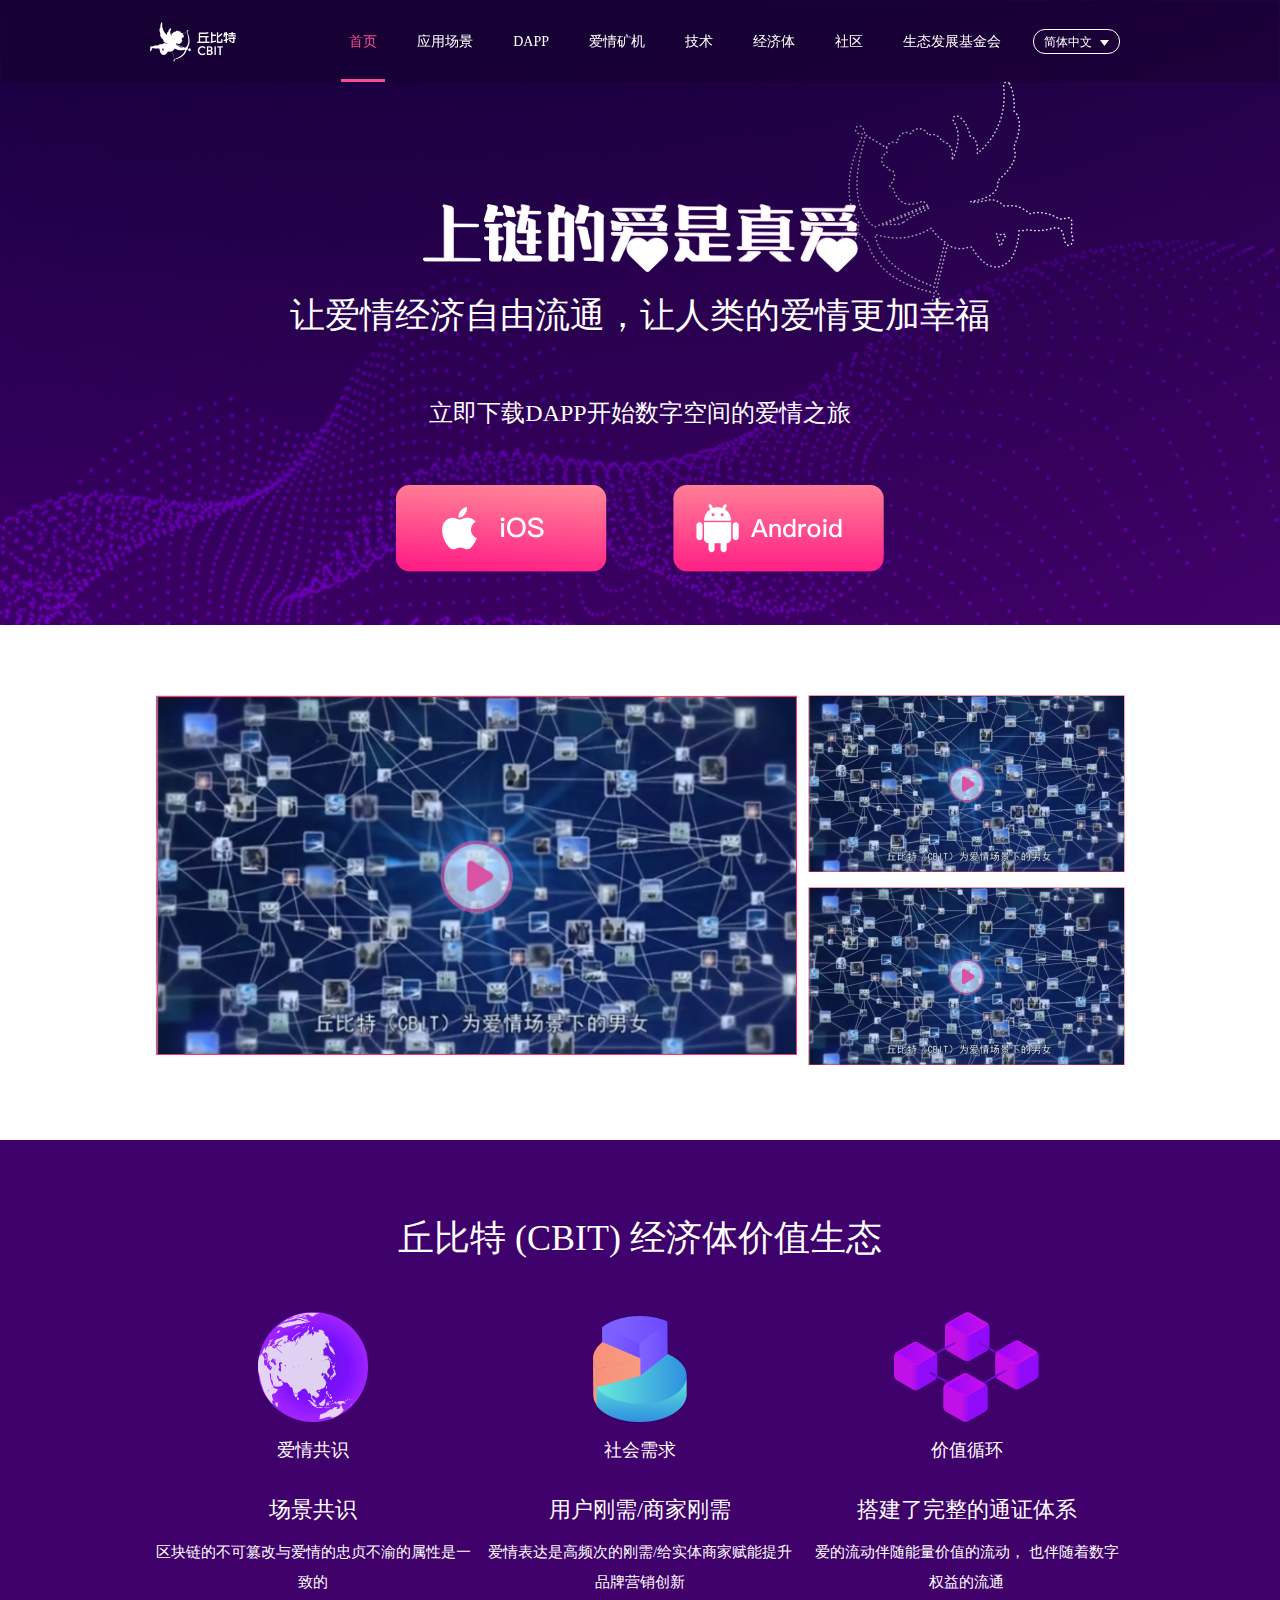
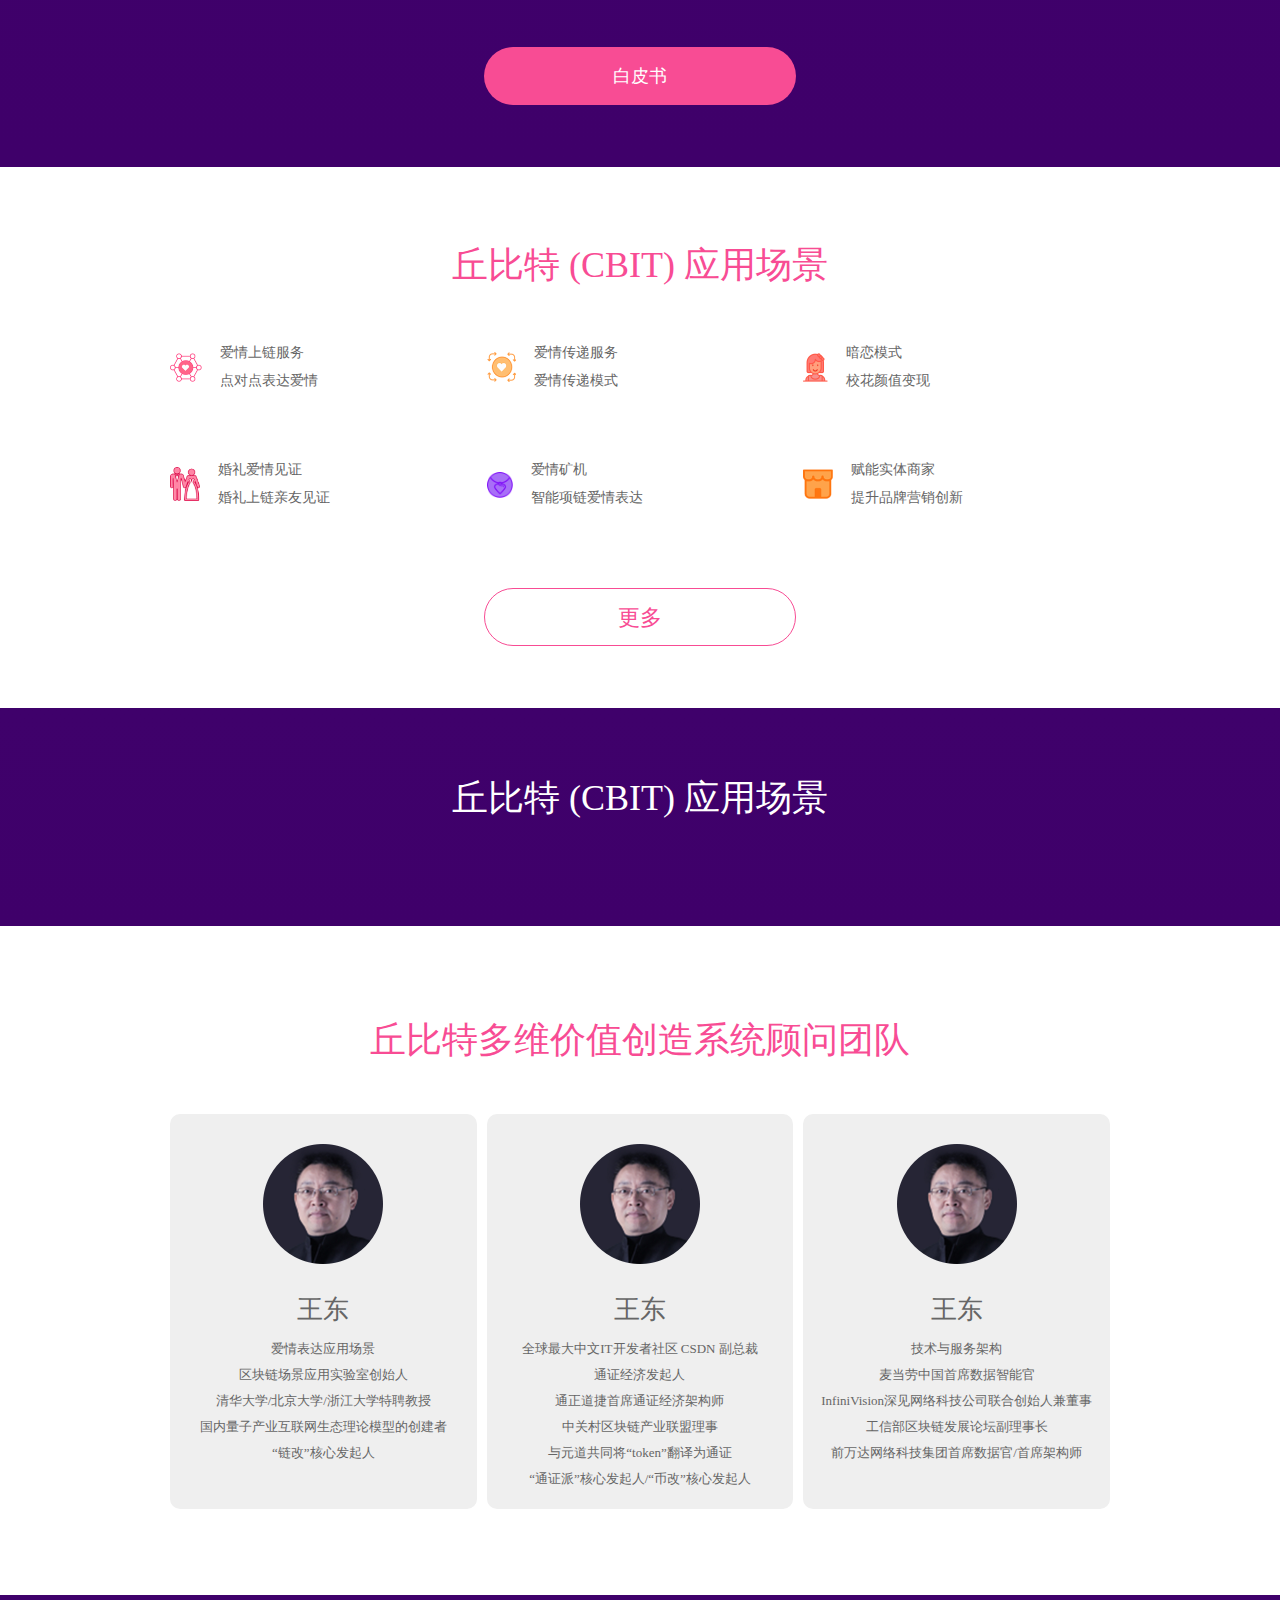
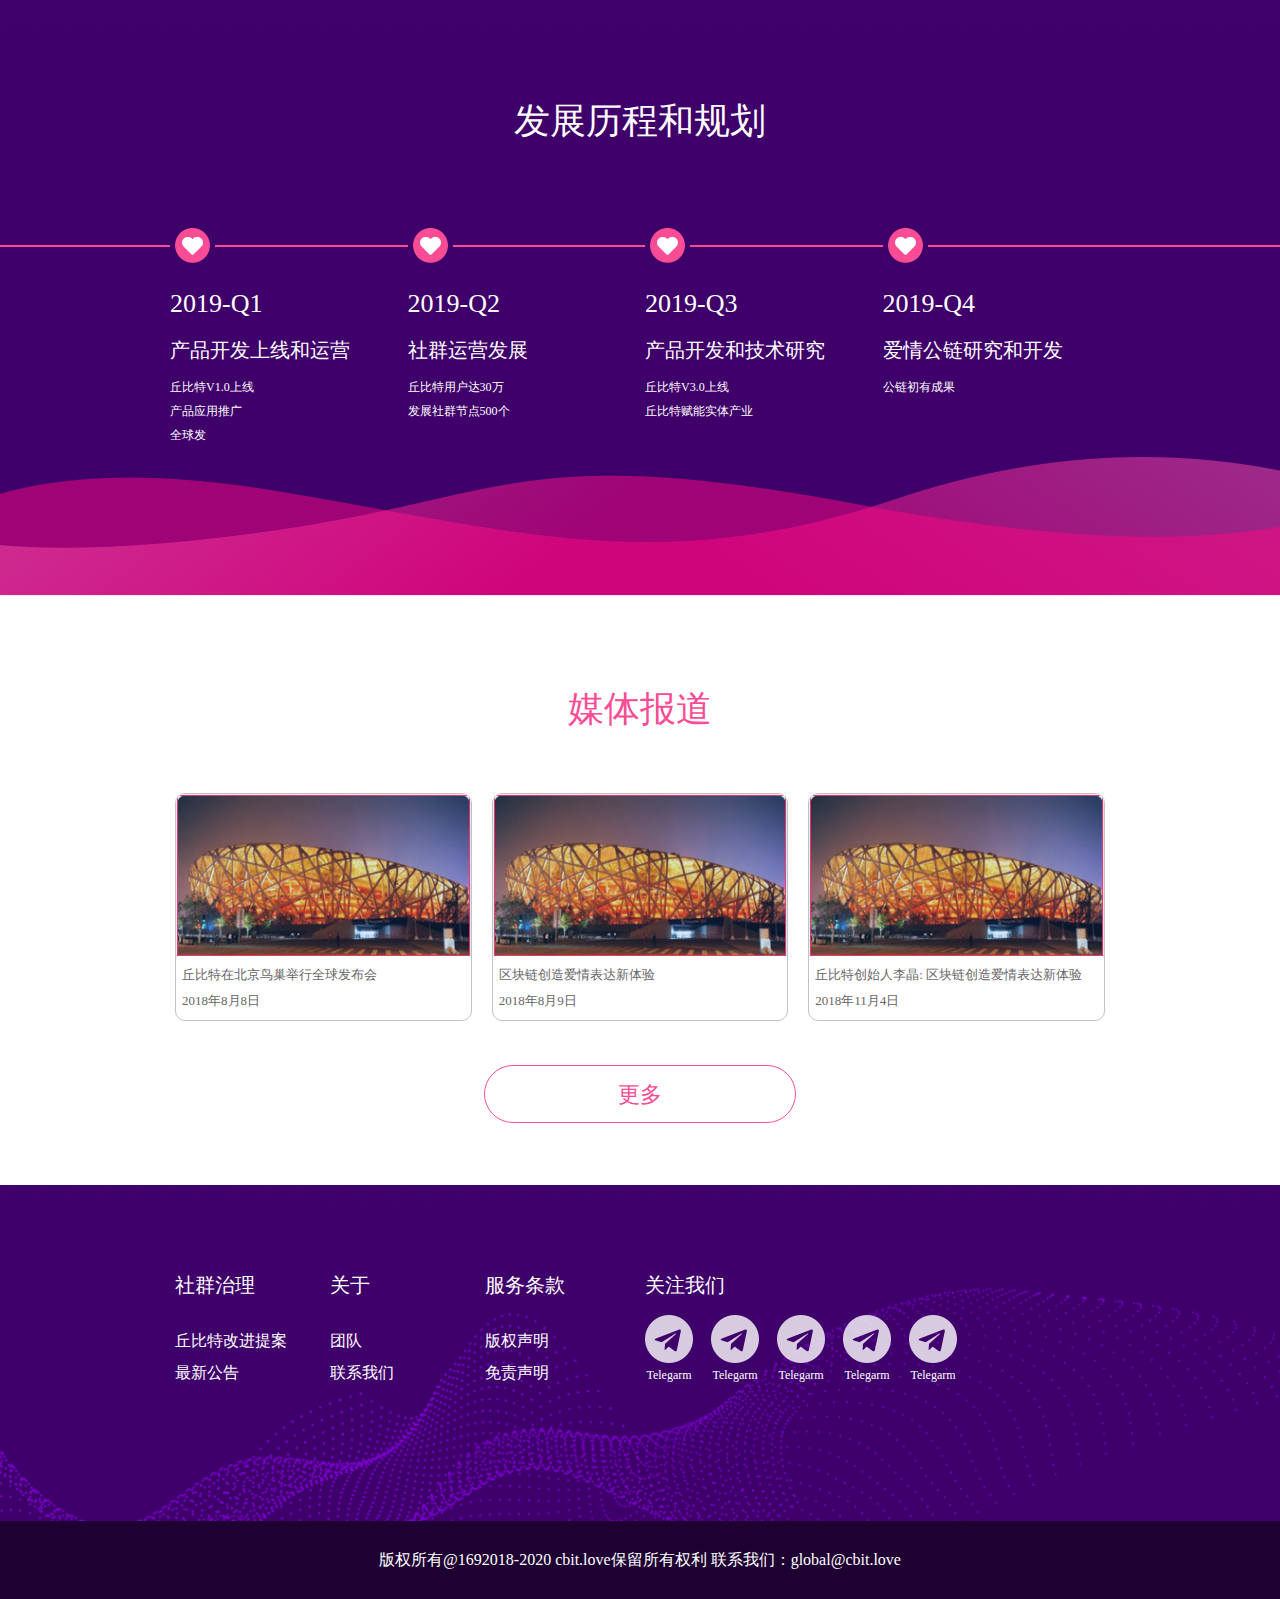
<file: src/main/resources/website-frontend/index.html>
<!DOCTYPE html>
<html lang="en">

<head>
  <meta charset="UTF-8">
  <meta name="viewport" content="width=device-width, initial-scale=1">
  <meta http-equiv="X-UA-Compatible" content="ie=edge">
  <meta name="renderer" content="webkit">

  <title>丘比特</title>
  <link rel="stylesheet" href="css/bootstrap.min.css">
  <link rel="stylesheet" href="css/base.css">
  <link rel="stylesheet" href="css/style.css">
  <link rel="stylesheet" href="css/mobie.css">
  <!--[if lt IE 9]>
      <script src="https://cdn.jsdelivr.net/npm/html5shiv@3.7.3/dist/html5shiv.min.js"></script>
      <script src="https://cdn.jsdelivr.net/npm/respond.js@1.4.2/dest/respond.min.js"></script>
    <![endif]-->
  <script src="js/flexible.js"> </script>
</head>

<body>
  <div class="home">
    <nav class="navbar cupid_head">
      <div class="head_bar">
        <div class="main_center">
          <div class="navbar-header">
            <button type="button" class="navbar-toggle collapsed" aria-expanded="false">
              <span class="icon-bar"></span>
              <span class="icon-bar"></span>
              <span class="icon-bar"></span>
            </button>
            <a class="navbar-brand" href="index.html"><img src="images/logo.png"></a>
          </div>

          <div class="collapse navbar-collapse pc_head" >
            <div class="row">
              <div class="nav navbar-nav logo">
                <a href="index.html"><img src="images/logo.png"></a>
              </div>
              <div class="navbar-right langu">
                <a class="language">简体中文</a>
              </div>
              <ul class="nav navbar-nav navbar-right nav_list hidden-sm">
                <li><a href="index.html" class="active">首页</a></li>
                <li><a href="application.html">应用场景</a></li>
                <li><a href="dapp.html">DAPP</a></li>
                <li><a href="#">爱情矿机</a></li>
                <li><a href="#">技术</a></li>
                <li><a href="#">经济体</a></li>
                <li><a href="#">社区</a></li>
                <li><a href="#">生态发展基金会</a></li>
              </ul>
            </div>
          </div>

          <div class="nav_slide">

          </div>
        </div>
      </div>

      <div class="nav_slider_mask" style="display: none;">
        <ul class="nav_slider_list">
          <li class="nav_slider_one active">首页</li>
          <li class="nav_slider_one">应用场景</li>
          <li class="nav_slider_one">DAPP</li>
          <li class="nav_slider_one">爱情矿机</li>
          <li class="nav_slider_one">技术</li>
          <li class="nav_slider_one">经济体</li>
          <li class="nav_slider_one">社区</li>
          <li class="nav_slider_one">生态发展基金会</li>
        </ul>
      </div>
    </nav>

    <div class="top">
      <div class="main_center">
        <div class="cupid">
          <img src="images/cupid.png" alt="">
        </div>
        <div class="text_content">
          <div><img src="images/text.png" alt=""></div>
          <div class="title mobile_text">让爱情经济自由流通，让人类的爱情更加幸福</div>
        </div>
        <div class="down_content">
          <div class="down_text">立即下载DAPP开始数字空间的爱情之旅</div>
          <div class="down_btn">
            <div class="ios">
              <img src="images/ios.png" alt="">
            </div>
            <div class="andriod">
              <img src="images/android.png" alt="">
            </div>
          </div>
        </div>
      </div>
    </div>
    <!-- 第二部分 -->
    <div class="section2 main_center clearfix">
      <div class="video_1 col-xs-12 col-sm-8 col-md-8 col-lg-8">
        <img src="images/img.png" alt="">
      </div>
      <div class="video_2 col-xs-12 col-sm-4 col-md-4 col-lg-4">
        <img src="images/img.png" alt="">
      </div>
      <div class="video_3 col-xs-12 col-sm-4 col-md-4 col-lg-4">
        <img src="images/img.png" alt="">
      </div>
    </div>
    <!-- 第三部分 -->
    <div class="section3">
      <div class="section_title">丘比特 (CBIT) 经济体价值生态</div>
      <div class="economies">
        <div class="container">
          <div class="row">
            <div class="econom_one col-xs-4 col-sm-4 col-md-4 col-lg-4">
              <div class="econom_img">
                <img src="images/other10.png" alt="">
              </div>
              <div class="econom_tit">爱情共识</div>
              <div class="econom_h1">场景共识</div>
              <div class="econom_detail">区块链的不可篡改与爱情的忠贞不渝的属性是一致的</div>
            </div>
            <div class="econom_one col-xs-4 col-sm-4 col-md-4 col-lg-4">
              <div class="econom_img">
                <img src="images/infographic6.png" alt="">
              </div>
              <div class="econom_tit">社会需求</div>
              <div class="econom_h1">用户刚需/商家刚需</div>
              <div class="econom_detail">爱情表达是高频次的刚需/给实体商家赋能提升品牌营销创新</div>
            </div>
            <div class="econom_one col-xs-4 col-sm-4 col-md-4 col-lg-4">
              <div class="econom_img">
                <img src="images/grouping.png" alt="">
              </div>
              <div class="econom_tit">价值循环</div>
              <div class="econom_h1">搭建了完整的通证体系</div>
              <div class="econom_detail">爱的流动伴随能量价值的流动， 也伴随着数字权益的流通</div>
            </div>
          </div>
        </div>

      </div>
      <div class="btn_style base_btn">白皮书</div>
    </div>
    <!-- 第四部分 -->
    <div class="section4 cupid_scene main_center">
      <div class="container">
        <div class="section_title">丘比特 (CBIT) 应用场景</div>
        <div class="scene_list clearfix">
          <div class="scene_one col-xs-6 col-sm-4 col-md-4 col-lg-4">
            <div class="scene_icon">
              <img src="images/scence_icon.png" alt="">
            </div>
            <div class="scene_text">
              <div>爱情上链服务 </div>
              <div>点对点表达爱情</div>
            </div>
          </div>
          <div class="scene_one col-xs-6 col-sm-4 col-md-4 col-lg-4">
            <div class="scene_icon">
              <img src="images/scence_2.png" alt="">
            </div>
            <div class="scene_text">
              <div>爱情传递服务 </div>
              <div>爱情传递模式</div>
            </div>
          </div>
          <div class="scene_one col-xs-6 col-sm-4 col-md-4 col-lg-4">
            <div class="scene_icon">
              <img src="images/scence_3.png" alt="">
            </div>
            <div class="scene_text">
              <div>暗恋模式 </div>
              <div>校花颜值变现</div>
            </div>
          </div>
          <div class="scene_one col-xs-6 col-sm-4 col-md-4 col-lg-4">
            <div class="scene_icon">
              <img src="images/scence_4.png" alt="">
            </div>
            <div class="scene_text">
              <div>婚礼爱情见证 </div>
              <div>婚礼上链亲友见证</div>
            </div>
          </div>
          <div class="scene_one col-xs-6 col-sm-4 col-md-4 col-lg-4">
            <div class="scene_icon">
              <img src="images/scence_5.png" alt="">
            </div>
            <div class="scene_text">
              <div>爱情矿机 </div>
              <div>智能项链爱情表达</div>
            </div>
          </div>
          <div class="scene_one col-xs-6 col-sm-4 col-md-4 col-lg-4">
            <div class="scene_icon">
              <img src="images/scence_6.png" alt="">
            </div>
            <div class="scene_text">
              <div>赋能实体商家 </div>
              <div>提升品牌营销创新</div>
            </div>
          </div>
        </div>
        <div class="more">更多</div>
      </div>
    </div>
    <!-- 第五部分 -->
    <div class="members">
      <div class="container">
        <div class="section_title">丘比特 (CBIT) 应用场景</div>
        <!-- </div> -->
      </div>
    </div>
    <!-- 第六部分 顾问团队 -->
    <div class="adviser main_center">
      <div class="container">
        <div class="section_title">丘比特多维价值创造系统顾问团队</div>
        <div class="adviser_list clearfix">
          <div class="col-xs-12 col-sm-12 col-md-4 col-lg-4">
            <div class="adviser_list_one clearfix">
              <div class="adviser_img col-xs-3 col-sm-3 col-md-12 col-lg-12">
                <img src="images/adviser1.png" alt="">
              </div>
              <div class="adviser_detail col-xs-9 col-sm-9 col-md-12 col-lg-12">
                <div class="adviser_name">王东</div>
                <div class="adviser_text">
                  <p>爱情表达应用场景</p>
                  <p>区块链场景应用实验室创始人</p>
                  <p>清华大学/北京大学/浙江大学特聘教授</p>
                  <p>国内量子产业互联网生态理论模型的创建者</p>
                  <p>“链改”核心发起人</p>
                </div>
              </div>
            </div>
          </div>
          <div class="col-xs-12 col-sm-12 col-md-4 col-lg-4">
            <div class="adviser_list_one clearfix">
              <div class="adviser_img col-xs-3 col-sm-3 col-md-12 col-lg-12">
                <img src="images/adviser1.png" alt="">
              </div>
              <div class="adviser_detail col-xs-9 col-sm-9 col-md-12 col-lg-12">
                <div class="adviser_name">王东</div>
                <div class="adviser_text">
                  <p>全球最大中文IT开发者社区 CSDN 副总裁</p>
                  <p>通证经济发起人</p>
                  <p>通正道捷首席通证经济架构师</p>
                  <p>中关村区块链产业联盟理事</p>
                  <p>与元道共同将“token”翻译为通证</p>
                  <p>“通证派”核心发起人/“币改”核心发起人</p>
                </div>
              </div>
            </div>
          </div>
          <div class="col-xs-12 col-sm-12 col-md-4 col-lg-4">
            <div class="adviser_list_one clearfix">
              <div class="adviser_img col-xs-3 col-sm-3 col-md-12 col-lg-12">
                <img src="images/adviser1.png" alt="">
              </div>
              <div class="adviser_detail col-xs-9 col-sm-9 col-md-12 col-lg-12">
                <div class="adviser_name">王东</div>
                <div class="adviser_text">
                  <p>技术与服务架构</p>
                  <p>麦当劳中国首席数据智能官</p>
                  <p>InfiniVision深见网络科技公司联合创始人兼董事</p>
                  <p>工信部区块链发展论坛副理事长</p>
                  <p>前万达网络科技集团首席数据官/首席架构师</p>
                </div>
              </div>
            </div>
          </div>
        </div>
      </div>
    </div>
    <!-- 第七部分 发展历程和规划 -->
    <div class="history">
      <div class="section_title">发展历程和规划</div>
      <div class="history_list">
        <div class="line"></div>
        <div class="container hidden-xs">
          <div class="history_one  hidden-xs col-sm-3 col-md-3 col-lg-3">
            <div class="history_icon"><img src="images/group.png" alt="" srcset=""></div>
            <div class="history_text">
              <div class="text1">2019-Q1</div>
              <div class="text2">产品开发上线和运营</div>
              <div class="text3">
                丘比特V1.0上线<br />
                产品应用推广<br />
                全球发
              </div>
            </div>
          </div>
          <div class="history_one  hidden-xs col-sm-3 col-md-3 col-lg-3">
            <div class="history_icon"><img src="images/group.png" alt="" srcset=""></div>
            <div class="history_text">
              <div class="text1">2019-Q2</div>
              <div class="text2">社群运营发展</div>
              <div class="text3">
                丘比特用户达30万 <br />
                发展社群节点500个<br />
              </div>
            </div>
          </div>
          <div class="history_one  hidden-xs col-sm-3 col-md-3 col-lg-3">
            <div class="history_icon"><img src="images/group.png" alt="" srcset=""></div>
            <div class="history_text">
              <div class="text1">2019-Q3</div>
              <div class="text2">产品开发和技术研究</div>
              <div class="text3">
                丘比特V3.0上线 <br />
                丘比特赋能实体产业<br />
              </div>
            </div>
          </div>
          <div class="history_one  hidden-xs col-sm-3 col-md-3 col-lg-3">
            <div class="history_icon"><img src="images/group.png" alt="" srcset=""></div>
            <div class="history_text">
              <div class="text1">2019-Q4</div>
              <div class="text2">爱情公链研究和开发</div>
              <div class="text3">
                公链初有成果<br />
              </div>
            </div>
          </div>
        </div>
        <div class="mobie_history container hidden-sm  hidden-md  hidden-lg clearfix">
          <div class="row">
              <div class="history_one position_right col-xs-6 clearfix">
                  <div class="history_text text_right fr">
                    <div class="text1">2019-Q1</div>
                    <div class="text2">产品开发上线和运营</div>
                    <div class="text3">
                      丘比特V1.0上线<br />
                      产品应用推广<br />
                      全球发
                    </div>
                  </div>
                  <div class="history_icon margin_left fr"><img src="images/group.png" alt="" srcset=""></div>
                </div>
                <div class="history_one col-xs-6"></div>
                <div class="history_one col-xs-6"></div>
                <div class="history_one position_left col-xs-6 clearfix">
                  <div class="history_icon margin_right fl"><img src="images/group.png" alt="" srcset=""></div>
                  <div class="history_text text_left fl">
                    <div class="text1">2019-Q2</div>
                    <div class="text2">社群运营发展</div>
                    <div class="text3">
                      丘比特用户达30万 <br />
                      发展社群节点500个<br />
                    </div>
                  </div>
                </div>
                <div class="history_one position_right col-xs-6 clearfix">
                  <div class="history_text text_right fr">
                    <div class="text1">2019-Q3</div>
                    <div class="text2">产品开发和技术研究</div>
                    <div class="text3">
                      丘比特V3.0上线 <br />
                      丘比特赋能实体产业<br />
                    </div>
                  </div>
                  <div class="history_icon margin_left fr"><img src="images/group.png" alt="" srcset=""></div>
                </div>
                <div class="history_one col-xs-6"></div>
                <div class="history_one col-xs-6"></div>
                <div class="history_one position_left col-xs-6 clearfix">
                  <div class="history_icon margin_right fl"><img src="images/group.png" alt="" srcset=""></div>
                  <div class="history_text text_left fl">
                    <div class="text1">2019-Q4</div>
                    <div class="text2">爱情公链研究和开发</div>
                    <div class="text3">
                      公链初有成果<br />
                    </div>
                  </div>
                </div>
          </div>
        </div>
      </div>
    </div>
    <!-- 第八部分 媒体报道 -->
    <div class="media">
      <div class="container">
        <div class="section_title">媒体报道</div>
        <div class="report_list clearfix">
          <div class="col-xs-6 col-sm-4 col-md-4 col-lg-4">
            <div class="report_one">
              <div class="report_img">
                <img src="images/a1.png" alt="">
              </div>
              <div class="report_detail">
                <p>丘比特在北京鸟巢举行全球发布会</p>
                <p>2018年8月8日</p>
              </div>
            </div>
          </div>
          <div class="col-xs-6 col-sm-4 col-md-4 col-lg-4">
            <div class="report_one">
              <div class="report_img">
                <img src="images/a1.png" alt="">
              </div>
              <div class="report_detail">
                <p>区块链创造爱情表达新体验</p>
                <p>2018年8月9日</p>
              </div>
            </div>
          </div>
          <div class="col-xs-6 col-sm-4 col-md-4 col-lg-4">
            <div class="report_one">
              <div class="report_img">
                <img src="images/a1.png" alt="">
              </div>
              <div class="report_detail">
                <p>丘比特创始人李晶: 区块链创造爱情表达新体验</p>
                <p>2018年11月4日</p>
              </div>
            </div>
          </div>
          <div class="col-xs-6 hidden-sm hidden-md hidden-lg">
            <div class="report_one">
              <div class="report_img">
                <img src="images/a1.png" alt="">
              </div>
              <div class="report_detail">
                <p>丘比特创始人李晶: 区块链创造爱情表达新体验</p>
                <p>2018年11月4日</p>
              </div>
            </div>
          </div>
        </div>
        <div class="more">更多</div>
      </div>
    </div>
    <!-- 底部 -->
    <footer>
      <div class="container clearfix">
        <div class="footer_top  col-xs-12 col-sm-12 col-md-6 col-lg-6">
          <div class="footer_list  col-xs-4 col-sm-4 col-md-4 col-lg-4">
            <div class="footer_tit">社群治理</div>
            <div class="list_tit">丘比特改进提案 </div>
            <div class="list_tit">最新公告</div>
          </div>
          <div class="footer_list  col-xs-4 col-sm-4 col-md-4 col-lg-4">
            <div class="footer_tit">关于</div>
            <div class="list_tit">团队 </div>
            <div class="list_tit">联系我们</div>
          </div>
          <div class="footer_list  col-xs-4 col-sm-4 col-md-4 col-lg-4">
            <div class="footer_tit">服务条款</div>
            <div class="list_tit">版权声明 </div>
            <div class="list_tit">免责声明</div>
          </div>
        </div>
        <div class="footer_center  col-xs-12 col-sm-12 col-md-6 col-lg-6">
          <div class="footer_center_tit">关注我们</div>
          <div class="footer_center_main clearfix">
            <div class="footer_center_one fl">
              <div class="footer_center_icon">
                <img src="images/telegarm.png" alt="">
              </div>
              <div class="footer_center_text">Telegarm</div>
            </div>
            <div class="footer_center_one fl">
              <div class="footer_center_icon">
                <img src="images/telegarm.png" alt="">
              </div>
              <div class="footer_center_text">Telegarm</div>
            </div>
            <div class="footer_center_one fl">
              <div class="footer_center_icon">
                <img src="images/telegarm.png" alt="">
              </div>
              <div class="footer_center_text">Telegarm</div>
            </div>
            <div class="footer_center_one fl">
              <div class="footer_center_icon">
                <img src="images/telegarm.png" alt="">
              </div>
              <div class="footer_center_text">Telegarm</div>
            </div>
            <div class="footer_center_one fl">
              <div class="footer_center_icon">
                <img src="images/telegarm.png" alt="">
              </div>
              <div class="footer_center_text">Telegarm</div>
            </div>
          </div>
        </div>
        <div class="footer_bootom">版权所有@1692018-2020 cbit.love保留所有权利 联系我们：global@cbit.love</div>
      </div>
    </footer>
  </div>

  <!-- jQuery (Bootstrap 的所有 JavaScript 插件都依赖 jQuery，所以必须放在前边) -->
  <script src="js/jquery-1.12.4.min.js"></script>
  <!-- 加载 Bootstrap 的所有 JavaScript 插件。你也可以根据需要只加载单个插件。 -->
  <script src="js/bootstrap.min.js"></script>
  <script>
    $('.navbar-toggle').click(function(){
      $('.nav_slider_mask').toggle();
    })
  </script>
</body>

</html>
</file>
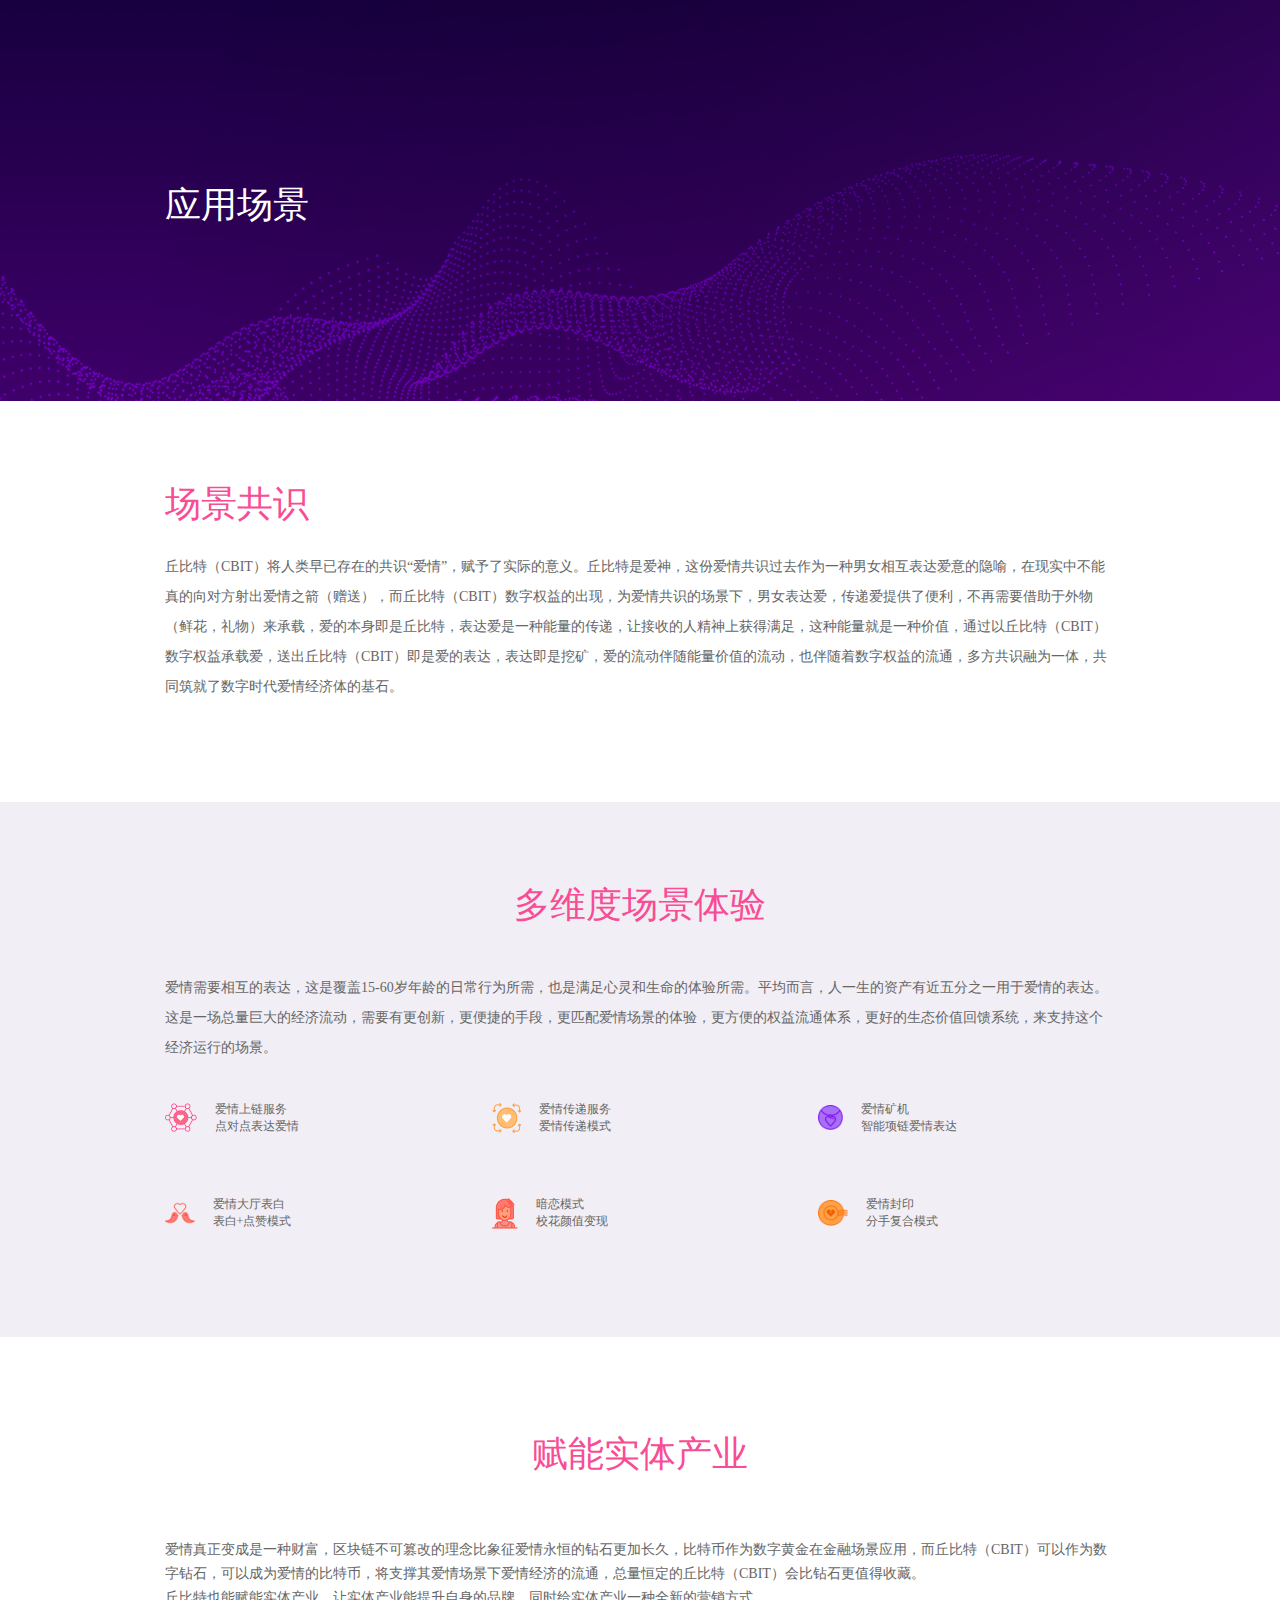
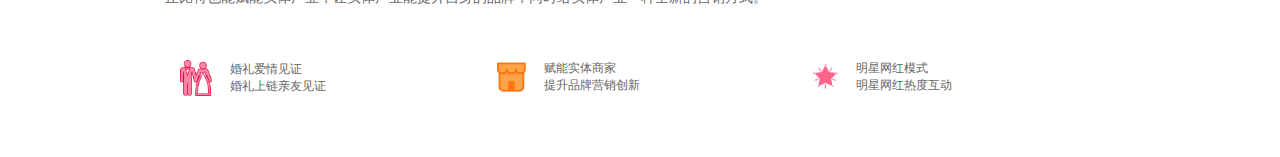
<file: src/main/resources/website-frontend/application.html>
<!DOCTYPE html>
<html lang="en">

<head>
    <meta charset="UTF-8">
    <meta name="viewport" content="width=device-width, initial-scale=1">
    <meta http-equiv="X-UA-Compatible" content="ie=edge">
    <meta name="renderer" content="webkit">

    <title>丘比特</title>
    <link rel="stylesheet" href="css/bootstrap.min.css">
    <link rel="stylesheet" href="css/base.css">
    <link rel="stylesheet" href="css/application.css">
    <link rel="stylesheet" href="css/mobie.css">
    <!--[if lt IE 9]>
      <script src="https://cdn.jsdelivr.net/npm/html5shiv@3.7.3/dist/html5shiv.min.js"></script>
      <script src="https://cdn.jsdelivr.net/npm/respond.js@1.4.2/dest/respond.min.js"></script>
    <![endif]-->
    <script src="js/flexible.js"> </script>
</head>

<body>
    <div class="application">
        <!-- 头部 -->
        <div class="top_content">
            <div class="container">
                <div class="top_text">应用场景</div>
            </div>
        </div>
        <!-- 场景共识 -->
        <div class="scene_consensus">
            <div class="container">
                <div class="scene_consensus_title">场景共识</div>
                <div class="scene_consensus_text">
                    丘比特（CBIT）将人类早已存在的共识“爱情”，赋予了实际的意义。丘比特是爱神，这份爱情共识过去作为一种男女相互表达爱意的隐喻，在现实中不能真的向对方射出爱情之箭（赠送），而丘比特（CBIT）数字权益的出现，为爱情共识的场景下，男女表达爱，传递爱提供了便利，不再需要借助于外物（鲜花，礼物）来承载，爱的本身即是丘比特，表达爱是一种能量的传递，让接收的人精神上获得满足，这种能量就是一种价值，通过以丘比特（CBIT）数字权益承载爱，送出丘比特（CBIT）即是爱的表达，表达即是挖矿，爱的流动伴随能量价值的流动，也伴随着数字权益的流通，多方共识融为一体，共同筑就了数字时代爱情经济体的基石。
                </div>
            </div>
        </div>
        <!-- 多维度场景体验 -->
        <div class="scene_experience">
            <div class="container">
                <div class="scene_experience_title">多维度场景体验</div>
                <div class="scene_experience_text">
                    爱情需要相互的表达，这是覆盖15-60岁年龄的日常行为所需，也是满足心灵和生命的体验所需。平均而言，人一生的资产有近五分之一用于爱情的表达。这是一场总量巨大的经济流动，需要有更创新，更便捷的手段，更匹配爱情场景的体验，更方便的权益流通体系，更好的生态价值回馈系统，来支持这个经济运行的场景。
                </div>
                <div class="scene_experience_list">
                    <div class="row">
                            <div class="scene_list clearfix">
                                    <div class="scene_one col-xs-6 col-sm-4 col-md-4 col-lg-4">
                                        <div class="scene_icon">
                                            <img src="images/scence_icon.png" alt="">
                                        </div>
                                        <div class="scene_text">
                                            <div>爱情上链服务 </div>
                                            <div>点对点表达爱情</div>
                                        </div>
                                    </div>
                                    <div class="scene_one col-xs-6 col-sm-4 col-md-4 col-lg-4">
                                        <div class="scene_icon">
                                            <img src="images/scence_2.png" alt="">
                                        </div>
                                        <div class="scene_text">
                                            <div>爱情传递服务 </div>
                                            <div>爱情传递模式</div>
                                        </div>
                                    </div>
                                    <div class="scene_one col-xs-6 col-sm-4 col-md-4 col-lg-4">
                                        <div class="scene_icon">
                                            <img src="images/scence_5.png" alt="">
                                        </div>
                                        <div class="scene_text">
                                            <div>爱情矿机 </div>
                                            <div>智能项链爱情表达</div>
                                        </div>
                                    </div>
                                    <div class="scene_one col-xs-6 col-sm-4 col-md-4 col-lg-4">
                                        <div class="scene_icon">
                                            <img src="images/scence_7.png" alt="">
                                        </div>
                                        <div class="scene_text">
                                            <div>爱情大厅表白 </div>
                                            <div> 表白+点赞模式</div>
                                        </div>
                                    </div>
                                    <div class="scene_one col-xs-6 col-sm-4 col-md-4 col-lg-4">
                                        <div class="scene_icon">
                                            <img src="images/scence_3.png" alt="">
                                        </div>
                                        <div class="scene_text">
                                            <div>暗恋模式 </div>
                                            <div>校花颜值变现</div>
                                        </div>
                                    </div>
                                    <div class="scene_one col-xs-6 col-sm-4 col-md-4 col-lg-4">
                                        <div class="scene_icon">
                                            <img src="images/scence_8.png" alt="">
                                        </div>
                                        <div class="scene_text">
                                            <div>爱情封印 </div>
                                            <div>分手复合模式</div>
                                        </div>
                                    </div>
                                </div>
                    </div>
                </div>
            </div>
        </div>
        <!-- 赋能实体产业 -->
        <div class="entity_industry">
            <div class="container">
                <div class="entity_industry_title">赋能实体产业</div>
                <div class="entity_industry_text">
                    爱情真正变成是一种财富，区块链不可篡改的理念比象征爱情永恒的钻石更加长久，比特币作为数字黄金在金融场景应用，而丘比特（CBIT）可以作为数字钻石，可以成为爱情的比特币，将支撑其爱情场景下爱情经济的流通，总量恒定的丘比特（CBIT）会比钻石更值得收藏。 
                  <br/>  丘比特也能赋能实体产业，让实体产业能提升自身的品牌，同时给实体产业一种全新的营销方式。</div>
                <div class="entity_industry_list">
                    <div class="scene_one col-xs-4 col-sm-4 col-md-4 col-lg-4">
                        <div class="scene_icon">
                            <img src="images/scence_4.png" alt="">
                        </div>
                        <div class="scene_text">
                            <div>婚礼爱情见证  </div>
                            <div>婚礼上链亲友见证</div>
                        </div>
                    </div>
                    <div class="scene_one col-xs-4 col-sm-4 col-md-4 col-lg-4">
                        <div class="scene_icon">
                            <img src="images/scence_6.png" alt="">
                        </div>
                        <div class="scene_text">
                            <div>赋能实体商家  </div>
                            <div>提升品牌营销创新</div>
                        </div>
                    </div>
                    <div class="scene_one col-xs-4 col-sm-4 col-md-4 col-lg-4">
                        <div class="scene_icon">
                            <img src="images/scence_9.png" alt="">
                        </div>
                        <div class="scene_text">
                            <div>明星网红模式  </div>
                            <div>明星网红热度互动</div>
                        </div>
                    </div>
                </div>
            </div>
        </div>
    </div>

    <!-- jQuery (Bootstrap 的所有 JavaScript 插件都依赖 jQuery，所以必须放在前边) -->
    <script src="js/jquery-1.12.4.min.js"></script>
    <!-- 加载 Bootstrap 的所有 JavaScript 插件。你也可以根据需要只加载单个插件。 -->
    <script src="js/bootstrap.min.js"></script>
    <script>
        $('.navbar-toggle').click(function () {
            $('.nav_slider_mask').toggle();
        })
    </script>
</body>

</html>
</file>
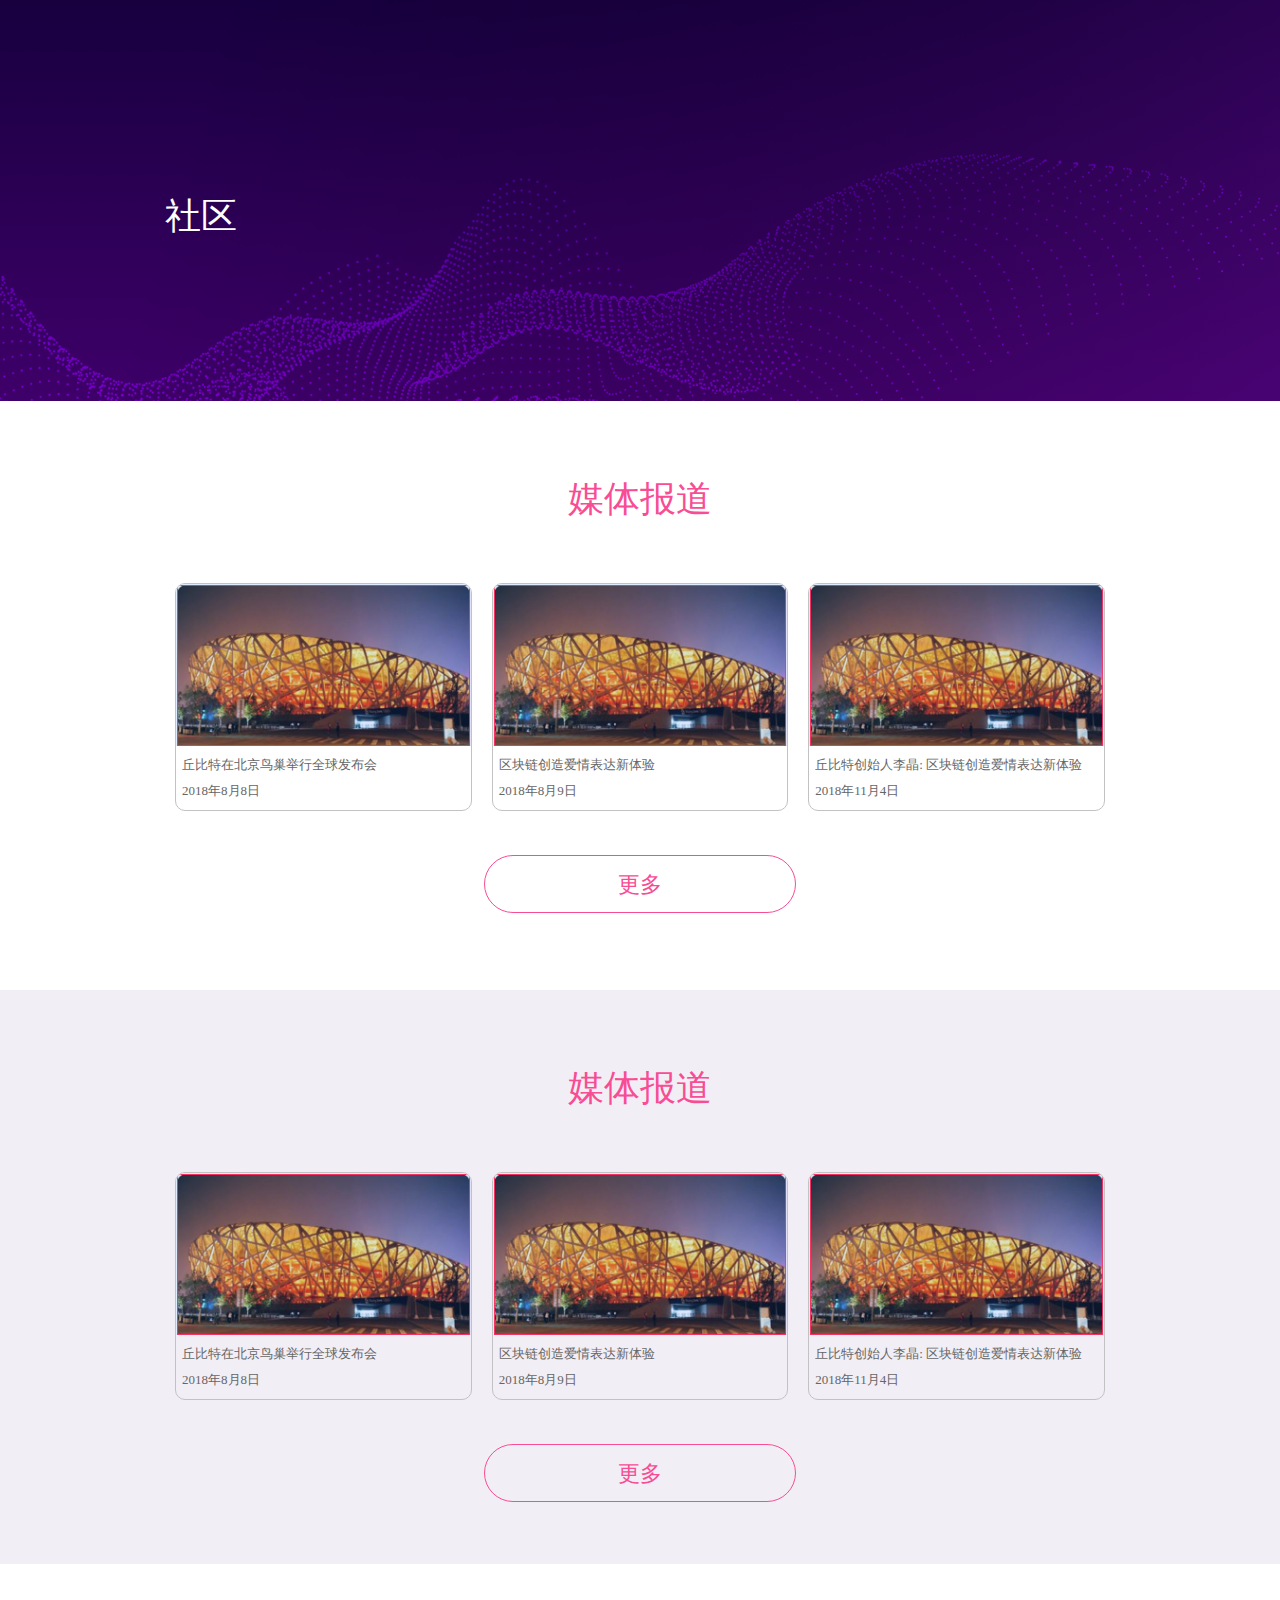
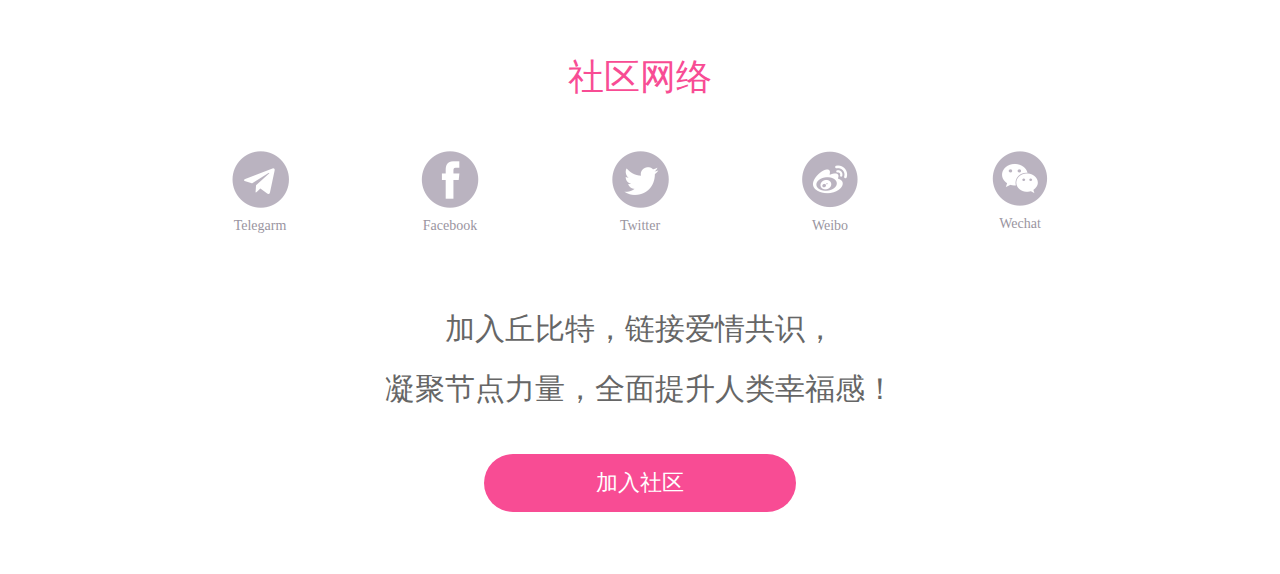
<file: src/main/resources/website-frontend/community.html>
<!DOCTYPE html>
<html lang="en">

<head>
    <meta charset="UTF-8">
    <meta name="viewport" content="width=device-width, initial-scale=1">
    <meta http-equiv="X-UA-Compatible" content="ie=edge">
    <meta name="renderer" content="webkit">

    <title>丘比特</title>
    <link rel="stylesheet" href="css/bootstrap.min.css">
    <link rel="stylesheet" href="css/base.css">
    <link rel="stylesheet" href="css/style.css">
    <link rel="stylesheet" href="css/mobie.css">
    <link rel="stylesheet" href="css/community.css">

    <!--[if lt IE 9]>
      <script src="https://cdn.jsdelivr.net/npm/html5shiv@3.7.3/dist/html5shiv.min.js"></script>
      <script src="https://cdn.jsdelivr.net/npm/respond.js@1.4.2/dest/respond.min.js"></script>
    <![endif]-->
</head>

<body>
    <div class="community">
        <!-- 头部 -->
        <div class="top_content">
            <div class="container">
                <div class="top_text">社区</div>
            </div>
        </div>
        <div class="community_list">

            <!-- 最新公告 -->
            <div class="media">
                <div class="container">
                    <div class="section_title">媒体报道</div>
                    <div class="report_list clearfix">
                        <div class="col-xs-6 col-sm-4 col-md-4 col-lg-4">
                            <div class="report_one">
                                <div class="report_img">
                                    <img src="images/a1.png" alt="">
                                </div>
                                <div class="report_detail">
                                    <p>丘比特在北京鸟巢举行全球发布会</p>
                                    <p>2018年8月8日</p>
                                </div>
                            </div>
                        </div>
                        <div class="col-xs-6 col-sm-4 col-md-4 col-lg-4">
                            <div class="report_one">
                                <div class="report_img">
                                    <img src="images/a1.png" alt="">
                                </div>
                                <div class="report_detail">
                                    <p>区块链创造爱情表达新体验</p>
                                    <p>2018年8月9日</p>
                                </div>
                            </div>
                        </div>
                        <div class="col-xs-6 col-sm-4 col-md-4 col-lg-4">
                            <div class="report_one">
                                <div class="report_img">
                                    <img src="images/a1.png" alt="">
                                </div>
                                <div class="report_detail">
                                    <p>丘比特创始人李晶: 区块链创造爱情表达新体验</p>
                                    <p>2018年11月4日</p>
                                </div>
                            </div>
                        </div>
                        <div class="col-xs-6 hidden-sm hidden-md hidden-lg">
                            <div class="report_one">
                                <div class="report_img">
                                    <img src="images/a1.png" alt="">
                                </div>
                                <div class="report_detail">
                                    <p>丘比特创始人李晶: 区块链创造爱情表达新体验</p>
                                    <p>2018年11月4日</p>
                                </div>
                            </div>
                        </div>
                    </div>
                    <div class="more">更多</div>
                </div>
            </div>

            <!-- 媒体报道 -->
            <div class="media media_bg">
                <div class="container">
                    <div class="section_title">媒体报道</div>
                    <div class="report_list clearfix">
                        <div class="col-xs-6 col-sm-4 col-md-4 col-lg-4">
                            <div class="report_one">
                                <div class="report_img">
                                    <img src="images/a1.png" alt="">
                                </div>
                                <div class="report_detail">
                                    <p>丘比特在北京鸟巢举行全球发布会</p>
                                    <p>2018年8月8日</p>
                                </div>
                            </div>
                        </div>
                        <div class="col-xs-6 col-sm-4 col-md-4 col-lg-4">
                            <div class="report_one">
                                <div class="report_img">
                                    <img src="images/a1.png" alt="">
                                </div>
                                <div class="report_detail">
                                    <p>区块链创造爱情表达新体验</p>
                                    <p>2018年8月9日</p>
                                </div>
                            </div>
                        </div>
                        <div class="col-xs-6 col-sm-4 col-md-4 col-lg-4">
                            <div class="report_one">
                                <div class="report_img">
                                    <img src="images/a1.png" alt="">
                                </div>
                                <div class="report_detail">
                                    <p>丘比特创始人李晶: 区块链创造爱情表达新体验</p>
                                    <p>2018年11月4日</p>
                                </div>
                            </div>
                        </div>
                        <div class="col-xs-6 hidden-sm hidden-md hidden-lg">
                            <div class="report_one">
                                <div class="report_img">
                                    <img src="images/a1.png" alt="">
                                </div>
                                <div class="report_detail">
                                    <p>丘比特创始人李晶: 区块链创造爱情表达新体验</p>
                                    <p>2018年11月4日</p>
                                </div>
                            </div>
                        </div>
                    </div>
                    <div class="more">更多</div>
                </div>
            </div>

            <!-- 社区网络 -->
            <div class="media">
                <div class="container">
                    <div class="section_title">社区网络</div>
                    <div class="community_network">
                        <div class="network_item">
                            <div class="network_icon">
                                <img src="images/network_1.png" alt="">
                            </div>
                            <div class="network_text">Telegarm</div>
                        </div>
                        <div class="network_item">
                            <div class="network_icon">
                                <img src="images/network_2.png" alt="">
                            </div>
                            <div class="network_text">Facebook</div>
                        </div>
                        <div class="network_item">
                            <div class="network_icon">
                                <img src="images/network_3.png" alt="">
                            </div>
                            <div class="network_text">Twitter</div>
                        </div>
                        <div class="network_item">
                            <div class="network_icon">
                                <img src="images/network_4.png" alt="">
                            </div>
                            <div class="network_text">Weibo</div>
                        </div>
                        <div class="network_item">
                            <div class="network_icon">
                                <img src="images/network_5.png" alt="">
                            </div>
                            <div class="network_text">Wechat</div>
                        </div>
                    </div>
                    <div class="community_detail">
                        加入丘比特，链接爱情共识， <br/>凝聚节点力量，全面提升人类幸福感！
                    </div>
                    <div class="join_btn base_btn">加入社区</div>
                </div>
            </div>
        </div>
    </div>

    <!-- jQuery (Bootstrap 的所有 JavaScript 插件都依赖 jQuery，所以必须放在前边) -->
    <script src="js/jquery-1.12.4.min.js"></script>
    <!-- 加载 Bootstrap 的所有 JavaScript 插件。你也可以根据需要只加载单个插件。 -->
    <script src="js/bootstrap.min.js"></script>
    <script>
        $('.navbar-toggle').click(function () {
            $('.nav_slider_mask').toggle();
        })
    </script>
</body>

</html>
</file>
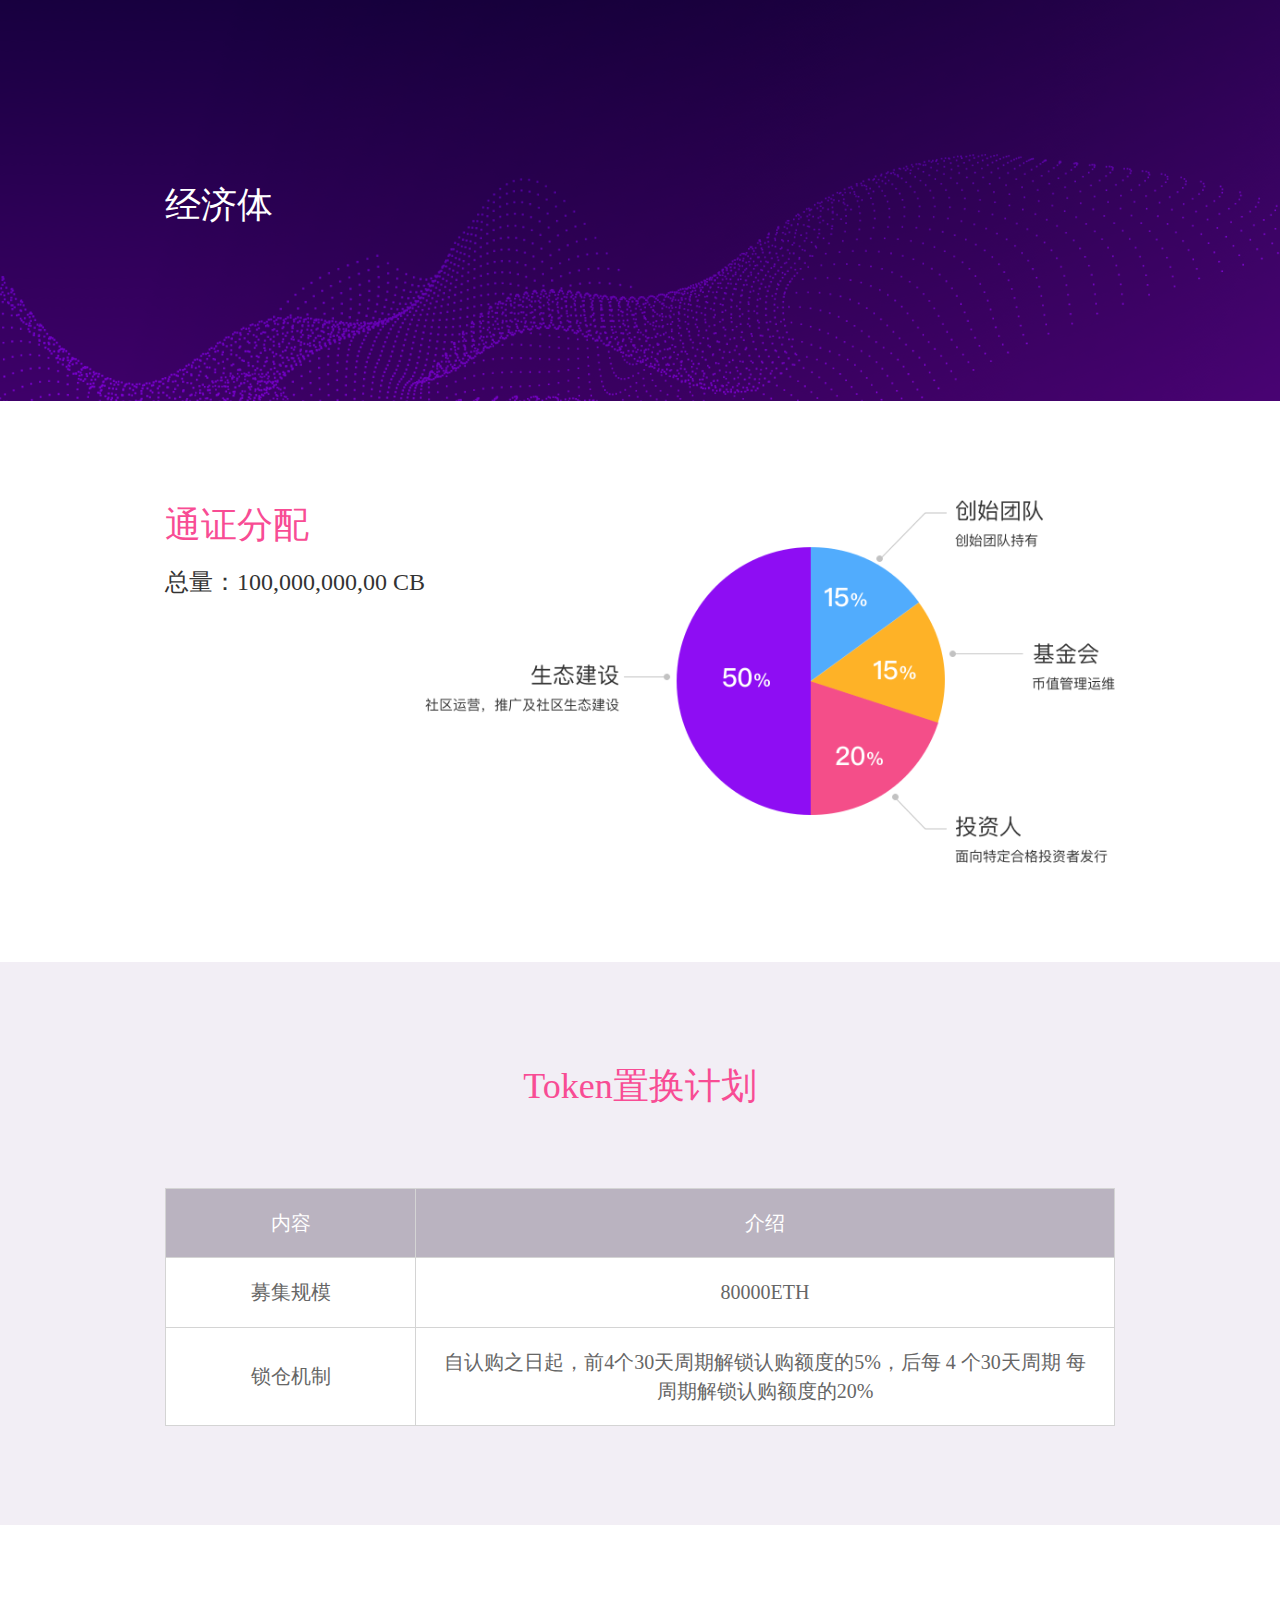
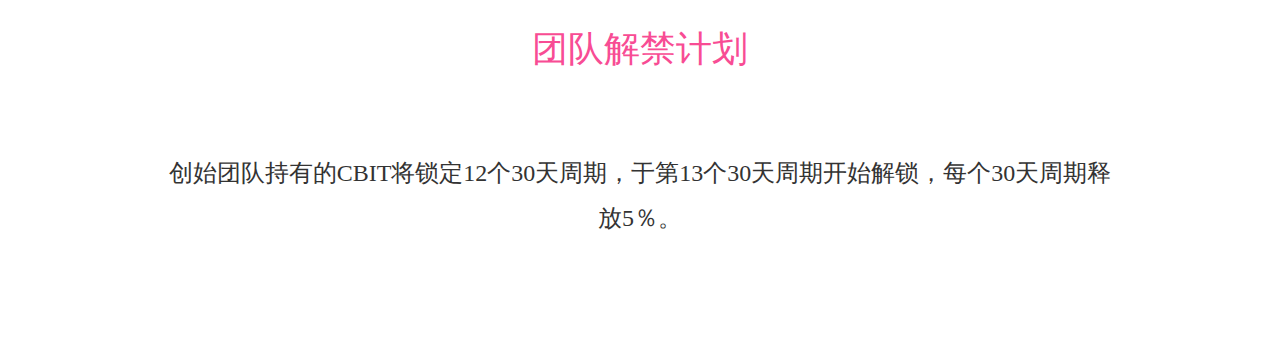
<file: src/main/resources/website-frontend/economies.html>
<!DOCTYPE html>
<html lang="en">

<head>
    <meta charset="UTF-8">
    <meta name="viewport" content="width=device-width, initial-scale=1">
    <meta http-equiv="X-UA-Compatible" content="ie=edge">
    <meta name="renderer" content="webkit">

    <title>丘比特</title>
    <link rel="stylesheet" href="css/bootstrap.min.css">
    <link rel="stylesheet" href="css/base.css">
    <link rel="stylesheet" href="css/economies.css">
    <!--[if lt IE 9]>
      <script src="https://cdn.jsdelivr.net/npm/html5shiv@3.7.3/dist/html5shiv.min.js"></script>
      <script src="https://cdn.jsdelivr.net/npm/respond.js@1.4.2/dest/respond.min.js"></script>
    <![endif]-->
</head>

<body>
    <div class="economies">
        <!-- 头部 -->
        <div class="top_content">
            <div class="container">
                <div class="top_text">经济体</div>
            </div>
        </div>
        <div class="economies_distribution">
            <div class="container">
                <div class="economies_section">
                    <div class="economies_detail">
                        <div class="economies_tit">通证分配</div>
                        <div class="economies_text">总量：100,000,000,00 CB</div>
                    </div>
                    <div class="economies_img">
                        <img src="images/economies_img.png" alt="">
                    </div>
                </div>
            </div>
            <div class="economies_section2">
                <div class="container">
                    <div class="economies_title">Token置换计划</div>
                    <div class="economies_table">
                        <table cellpadding=0 cellspacing=0 border="1">
                            <thead>
                                <tr>
                                    <td>内容</td>
                                    <td>介绍</td>
                                </tr>
                            </thead>
                            <tbody>
                                <tr>
                                    <td>募集规模</td>
                                    <td>
                                        80000ETH
                                    </td>
                                </tr>
                                <tr>
                                    <td>锁仓机制</td>
                                    <td>
                                        自认购之日起，前4个30天周期解锁认购额度的5%，后每 4 个30天周期 每周期解锁认购额度的20%
                                    </td>
                                </tr>
                            </tbody>
                        </table>
                    </div>
                </div>

            </div>
            <div class="economies_section2 economies_section3">
                <div class="container">
                    <div class="economies_title">团队解禁计划</div>
                    <div class="economies_plan">
                            创始团队持有的CBIT将锁定12个30天周期，于第13个30天周期开始解锁，每个30天周期释放5％。
                    </div>
                </div>
            </div>
        </div>
    </div>

    <!-- jQuery (Bootstrap 的所有 JavaScript 插件都依赖 jQuery，所以必须放在前边) -->
    <script src="js/jquery-1.12.4.min.js"></script>
    <!-- 加载 Bootstrap 的所有 JavaScript 插件。你也可以根据需要只加载单个插件。 -->
    <script src="js/bootstrap.min.js"></script>
    <script>
        $('.navbar-toggle').click(function () {
            $('.nav_slider_mask').toggle();
        })
    </script>
</body>

</html>
</file>
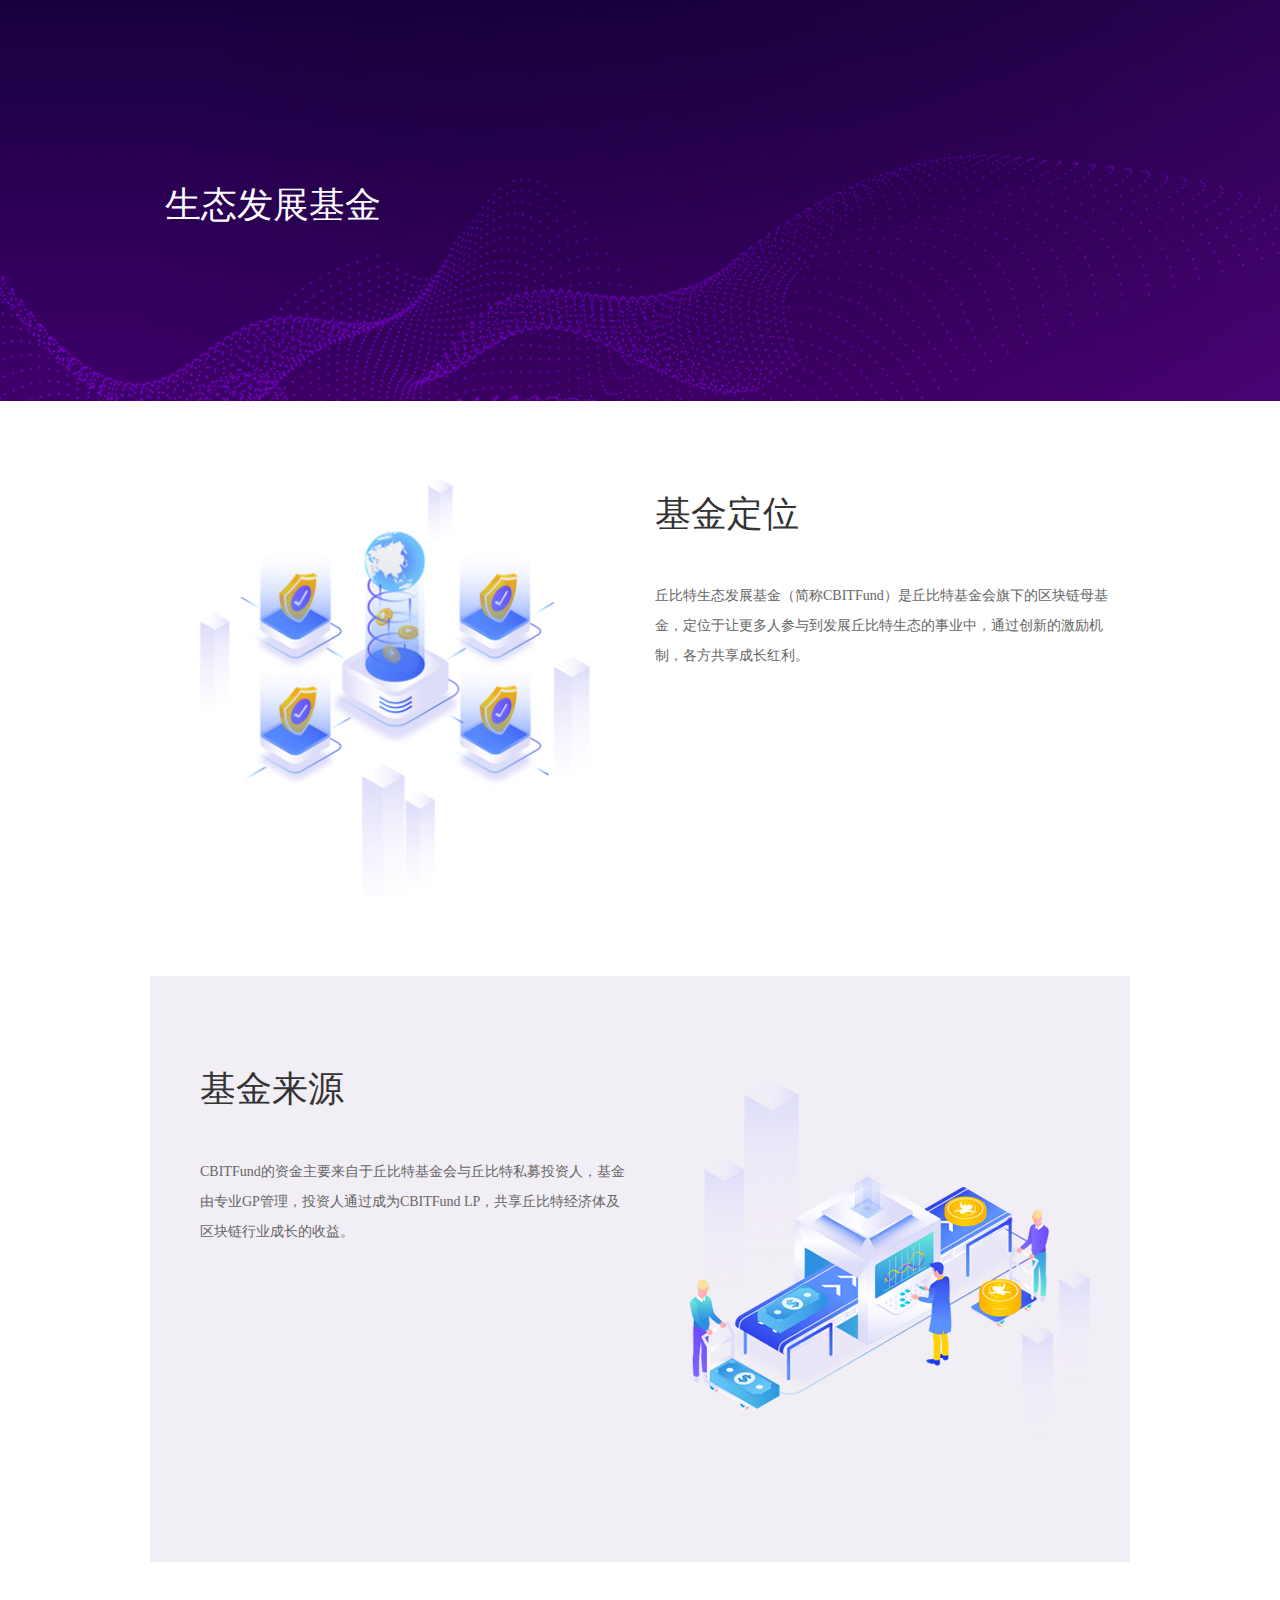
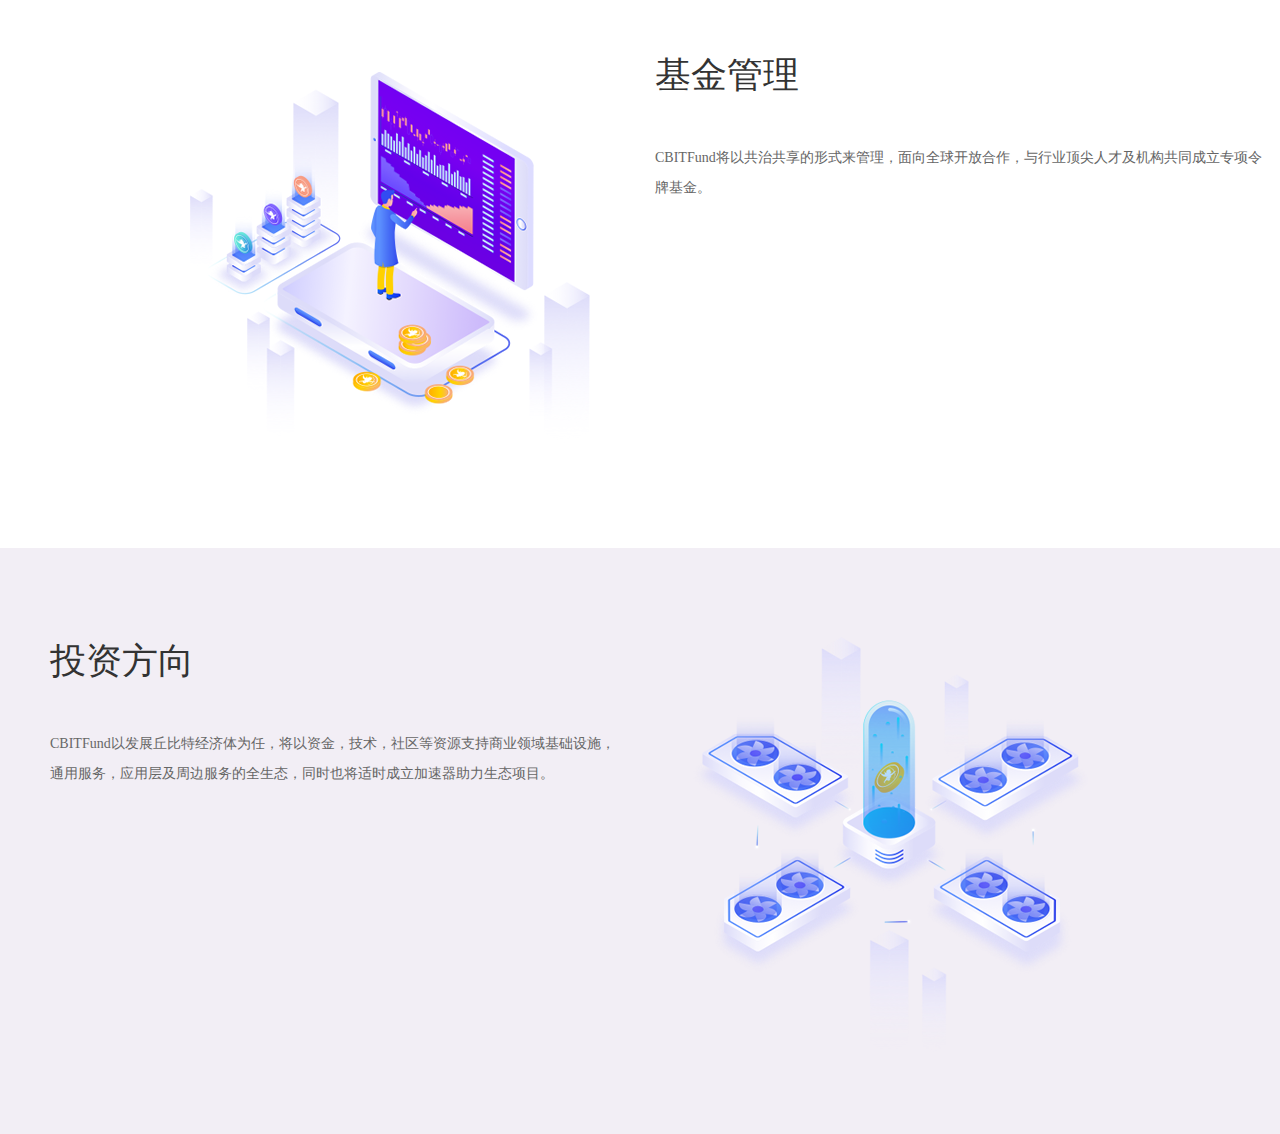
<file: src/main/resources/website-frontend/fund.html>
<!DOCTYPE html>
<html lang="en">

<head>
    <meta charset="UTF-8">
    <meta name="viewport" content="width=device-width, initial-scale=1">
    <meta http-equiv="X-UA-Compatible" content="ie=edge">
    <meta name="renderer" content="webkit">

    <title>丘比特</title>
    <link rel="stylesheet" href="css/bootstrap.min.css">
    <link rel="stylesheet" href="css/base.css">
    <link rel="stylesheet" href="css/fund.css">
    <!--[if lt IE 9]>
      <script src="https://cdn.jsdelivr.net/npm/html5shiv@3.7.3/dist/html5shiv.min.js"></script>
      <script src="https://cdn.jsdelivr.net/npm/respond.js@1.4.2/dest/respond.min.js"></script>
    <![endif]-->
</head>

<body>
    <div class="fund">
        <!-- 头部 -->
        <div class="top_content">
            <div class="container">
                <div class="top_text">生态发展基金</div>
            </div>
        </div>
        <div class="">
            <div class="fund_list">
                <div class="fund_one container clearfix">
                    <div class="fund_left fund_img_left hidden-xs col-sm-6 col-lg-6 col-md-6">
                        <img src="images/fund_1.png" alt="">
                    </div>
                    <div class="col-xs-12 col-sm-6 col-lg-6 col-md-6">
                        <div class="fund_title">基金定位</div>
                        <div class="fund_text">
                                丘比特生态发展基金（简称CBITFund）是丘比特基金会旗下的区块链母基金，定位于让更多人参与到发展丘比特生态的事业中，通过创新的激励机制，各方共享成长红利。
                        </div>
                    </div>
                    <div class="fund_left fund_img_left col-xs-12  hidden-sm hidden-lg hidden-md">
                        <img src="images/fund_1.png" alt="">
                    </div>
                </div>
                <div class="fund_one container clearfix">
                    <div class="fund_left col-xs-12 col-sm-6 col-lg-6 col-md-6">
                        <div class="fund_title">基金来源</div>
                        <div class="fund_text">
                                CBITFund的资金主要来自于丘比特基金会与丘比特私募投资人，基金由专业GP管理，投资人通过成为CBITFund LP，共享丘比特经济体及区块链行业成长的收益。
                        </div>
                    </div>
                    <div class="fund_img_right col-xs-12 col-sm-6 col-lg-6 col-md-6">
                        <img src="images/fund_2.png" alt="">
                    </div>
                </div>
                
                <div class="fund_one clearfix">
                        <div class="fund_left fund_img_left hidden-xs col-sm-6 col-lg-6 col-md-6">
                            <img src="images/fund_3.png" alt="">
                        </div>
                        <div class=" col-xs-12 col-sm-6 col-lg-6 col-md-6">
                            <div class="fund_title">基金管理</div>
                            <div class="fund_text">
                                    CBITFund将以共治共享的形式来管理，面向全球开放合作，与行业顶尖人才及机构共同成立专项令牌基金。
                            </div>
                        </div>
                        <div class="fund_left fund_img_left col-xs-12  hidden-sm hidden-lg hidden-md">
                            <img src="images/fund_3.png" alt="">
                        </div>
                    </div>
                    <div class="fund_one clearfix">
                        <div class="fund_left col-xs-12 col-sm-6 col-lg-6 col-md-6">
                            <div class="fund_title">投资方向</div>
                            <div class="fund_text">
                                    CBITFund以发展丘比特经济体为任，将以资金，技术，社区等资源支持商业领域基础设施，通用服务，应用层及周边服务的全生态，同时也将适时成立加速器助力生态项目。
                            </div>
                        </div>
                        <div class="fund_img_right col-xs-12  col-sm-6 col-lg-6 col-md-6">
                            <img src="images/fund_4.png" alt="">
                        </div>
                    </div>
            </div>
        </div>
    </div>

    <!-- jQuery (Bootstrap 的所有 JavaScript 插件都依赖 jQuery，所以必须放在前边) -->
    <script src="js/jquery-1.12.4.min.js"></script>
    <!-- 加载 Bootstrap 的所有 JavaScript 插件。你也可以根据需要只加载单个插件。 -->
    <script src="js/bootstrap.min.js"></script>
    <script>
        $('.navbar-toggle').click(function () {
            $('.nav_slider_mask').toggle();
        })
    </script>
</body>

</html>
</file>
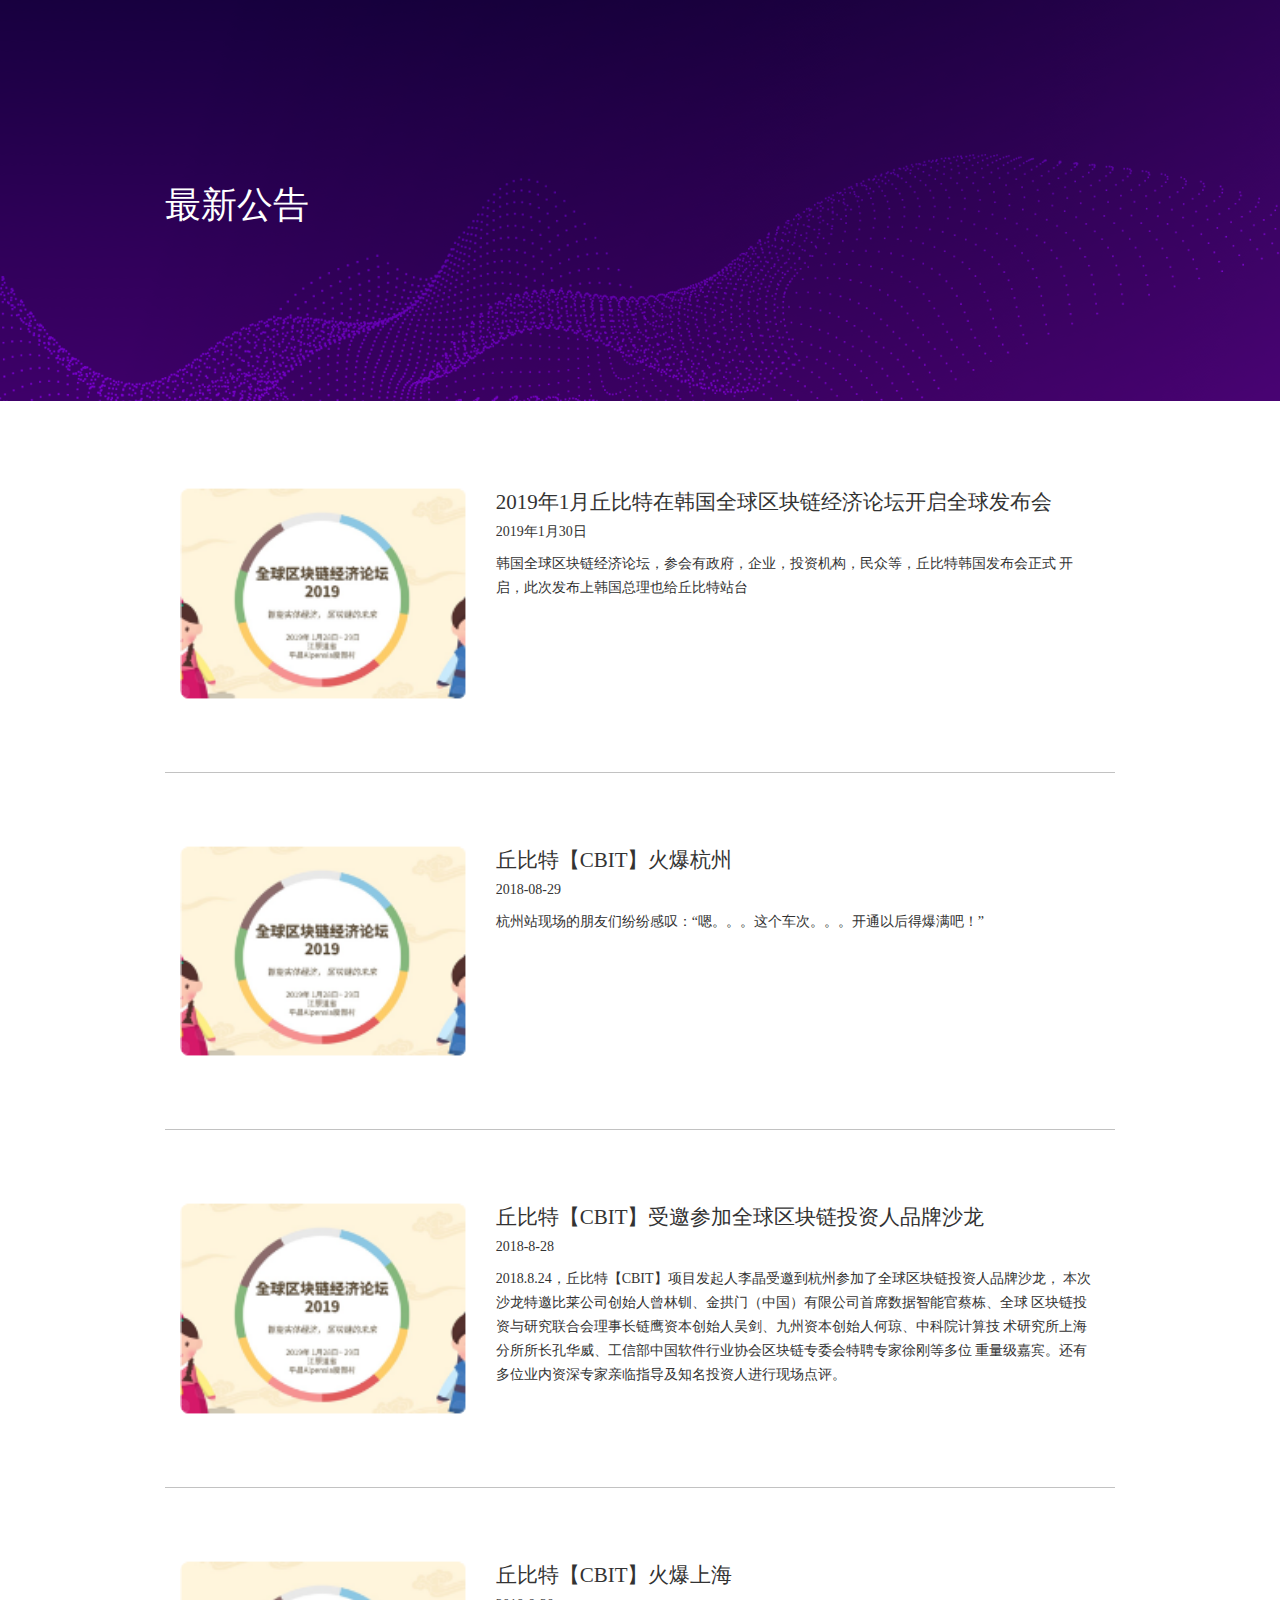
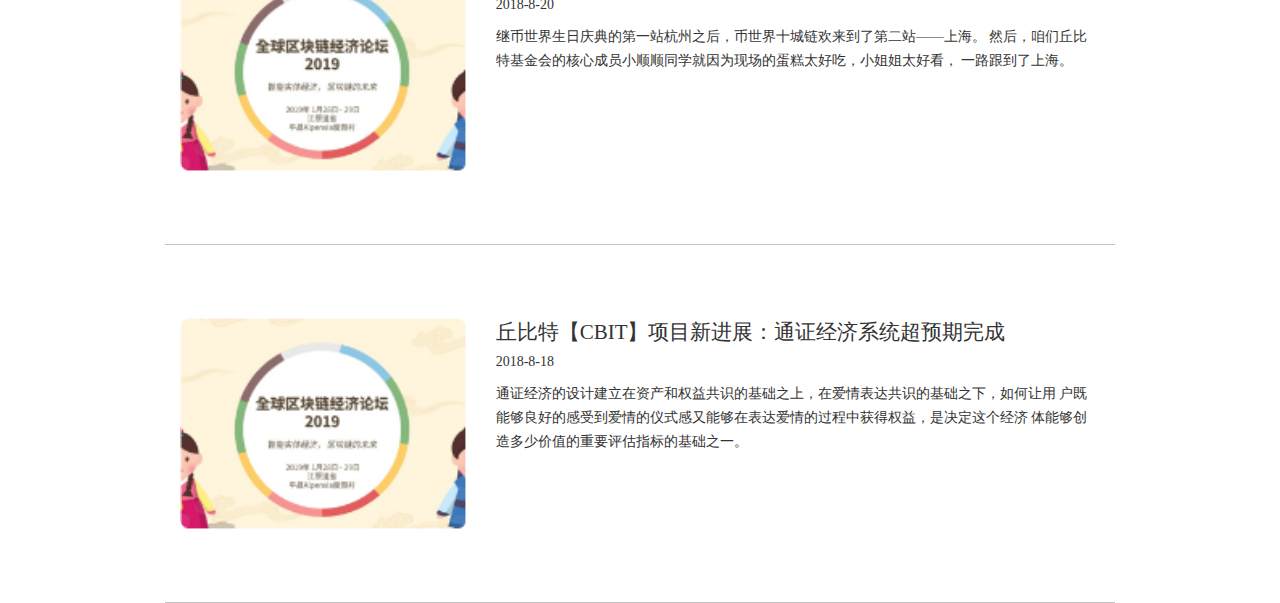
<file: src/main/resources/website-frontend/latest_notice.html>
<!DOCTYPE html>
<html lang="en">

<head>
    <meta charset="UTF-8">
    <meta name="viewport" content="width=device-width, initial-scale=1">
    <meta http-equiv="X-UA-Compatible" content="ie=edge">
    <meta name="renderer" content="webkit">

    <title>丘比特</title>
    <link rel="stylesheet" href="css/bootstrap.min.css">
    <link rel="stylesheet" href="css/base.css">
    <link rel="stylesheet" href="css/latestNotice.css">
    <!--[if lt IE 9]>
      <script src="https://cdn.jsdelivr.net/npm/html5shiv@3.7.3/dist/html5shiv.min.js"></script>
      <script src="https://cdn.jsdelivr.net/npm/respond.js@1.4.2/dest/respond.min.js"></script>
    <![endif]-->
</head>

<body>
    <div class="notice">
        <!-- 头部 -->
        <div class="top_content">
            <div class="container">
                <div class="top_text">最新公告</div>
            </div>
        </div>

        <div class="notice_main container">
            <ul class="notice_list">
                <li class="notice_one clearfix">
                    <div class="notice_one_img col-sm-12 col-xs-12 col-md-4 col-lg-4">
                        <img src="images/a3.png" alt="">
                    </div>
                    <div class="notice_one_detail col-sm-12 col-xs-12 col-md-8 col-lg-8">
                        <div class="notice_title">2019年1月丘比特在韩国全球区块链经济论坛开启全球发布会</div>
                        <div class="notice_subheading">2019年1月30日</div>
                        <div class="notice_text">
                                韩国全球区块链经济论坛，参会有政府，企业，投资机构，民众等，丘比特韩国发布会正式 开启，此次发布上韩国总理也给丘比特站台
                        </div>
                    </div>
                </li>
                <li class="notice_one clearfix">
                    <div class="notice_one_img col-sm-12 col-xs-12  col-md-4 col-lg-4">
                        <img src="images/a3.png" alt="">
                    </div>
                    <div class="notice_one_detail  col-sm-12 col-xs-12  col-md-8 col-lg-8">
                        <div class="notice_title">丘比特【CBIT】火爆杭州</div>
                        <div class="notice_subheading">2018-08-29</div>
                        <div class="notice_text">
                                杭州站现场的朋友们纷纷感叹：“嗯。。。这个车次。。。开通以后得爆满吧！”
                        </div>
                    </div>
                </li>
                <li class="notice_one clearfix">
                    <div class="notice_one_img  col-sm-12 col-xs-12 col-md-4 col-lg-4">
                        <img src="images/a3.png" alt="">
                    </div>
                    <div class="notice_one_detail  col-sm-12 col-xs-12  col-md-8 col-lg-8">
                        <div class="notice_title">丘比特【CBIT】受邀参加全球区块链投资人品牌沙龙</div>
                        <div class="notice_subheading">2018-8-28</div>
                        <div class="notice_text">
                                2018.8.24，丘比特【CBIT】项目发起人李晶受邀到杭州参加了全球区块链投资人品牌沙龙， 本次沙龙特邀比莱公司创始人曾林钏、金拱门（中国）有限公司首席数据智能官蔡栋、全球 区块链投资与研究联合会理事长链鹰资本创始人吴剑、九州资本创始人何琼、中科院计算技 术研究所上海分所所长孔华威、工信部中国软件行业协会区块链专委会特聘专家徐刚等多位 重量级嘉宾。还有多位业内资深专家亲临指导及知名投资人进行现场点评。
                        </div>
                    </div>
                </li>
                <li class="notice_one clearfix">
                    <div class="notice_one_img  col-sm-12 col-xs-12  col-md-4 col-lg-4">
                        <img src="images/a3.png" alt="">
                    </div>
                    <div class="notice_one_detail  col-sm-12 col-xs-12 col-md-8 col-lg-8">
                        <div class="notice_title">丘比特【CBIT】火爆上海</div>
                        <div class="notice_subheading">2018-8-20</div>
                        <div class="notice_text">
                                继币世界生日庆典的第一站杭州之后，币世界十城链欢来到了第二站——上海。 然后，咱们丘比特基金会的核心成员小顺顺同学就因为现场的蛋糕太好吃，小姐姐太好看， 一路跟到了上海。
                        </div>
                    </div>
                </li>
                <li class="notice_one clearfix">
                    <div class="notice_one_img  col-sm-12 col-xs-12  col-md-4 col-lg-4">
                        <img src="images/a3.png" alt="">
                    </div>
                    <div class="notice_one_detail  col-sm-12 col-xs-12 col-md-8 col-lg-8">
                        <div class="notice_title">丘比特【CBIT】项目新进展：通证经济系统超预期完成</div>
                        <div class="notice_subheading">2018-8-18</div>
                        <div class="notice_text">
                                通证经济的设计建立在资产和权益共识的基础之上，在爱情表达共识的基础之下，如何让用 户既能够良好的感受到爱情的仪式感又能够在表达爱情的过程中获得权益，是决定这个经济 体能够创造多少价值的重要评估指标的基础之一。
                        </div>
                    </div>
                </li>
            </ul>
        </div>
        
    </div>

    <!-- jQuery (Bootstrap 的所有 JavaScript 插件都依赖 jQuery，所以必须放在前边) -->
    <script src="js/jquery-1.12.4.min.js"></script>
    <!-- 加载 Bootstrap 的所有 JavaScript 插件。你也可以根据需要只加载单个插件。 -->
    <script src="js/bootstrap.min.js"></script>
    <script>
        $('.navbar-toggle').click(function () {
            $('.nav_slider_mask').toggle();
        })
    </script>
</body>

</html>
</file>
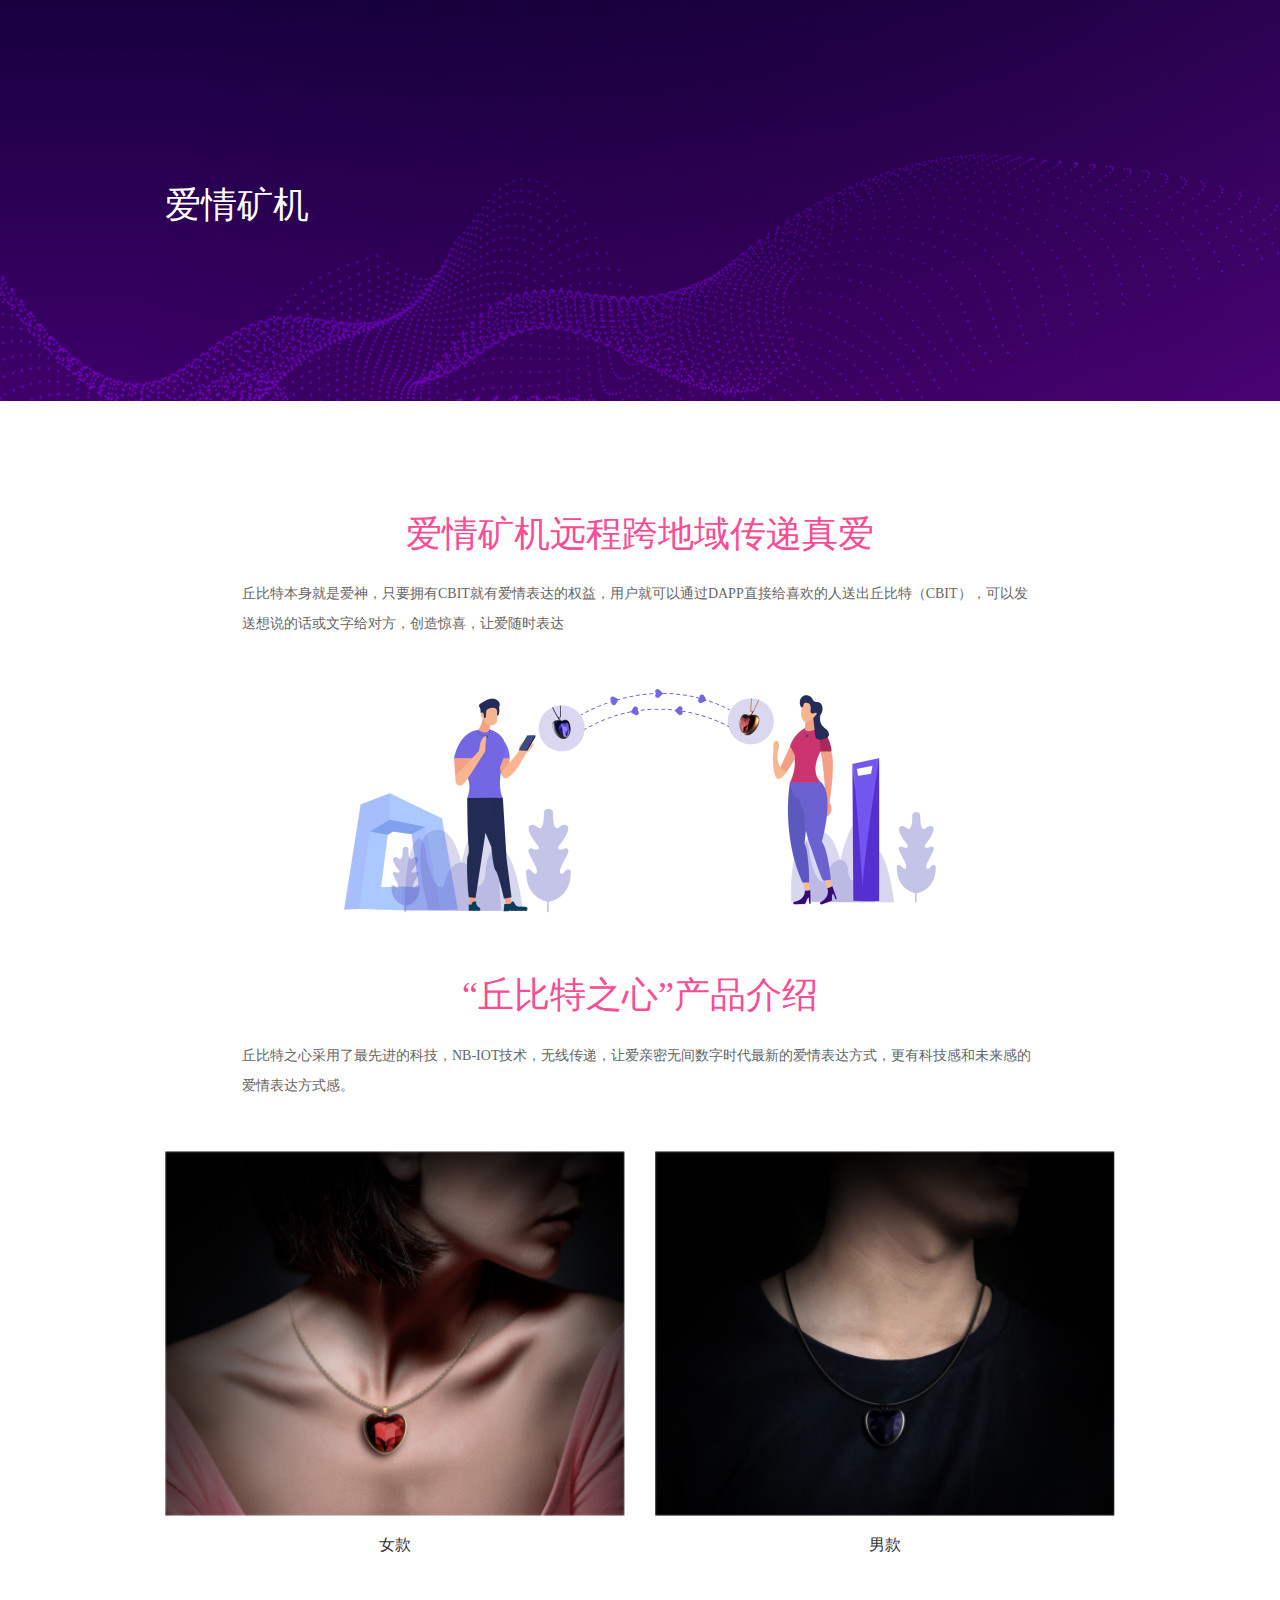
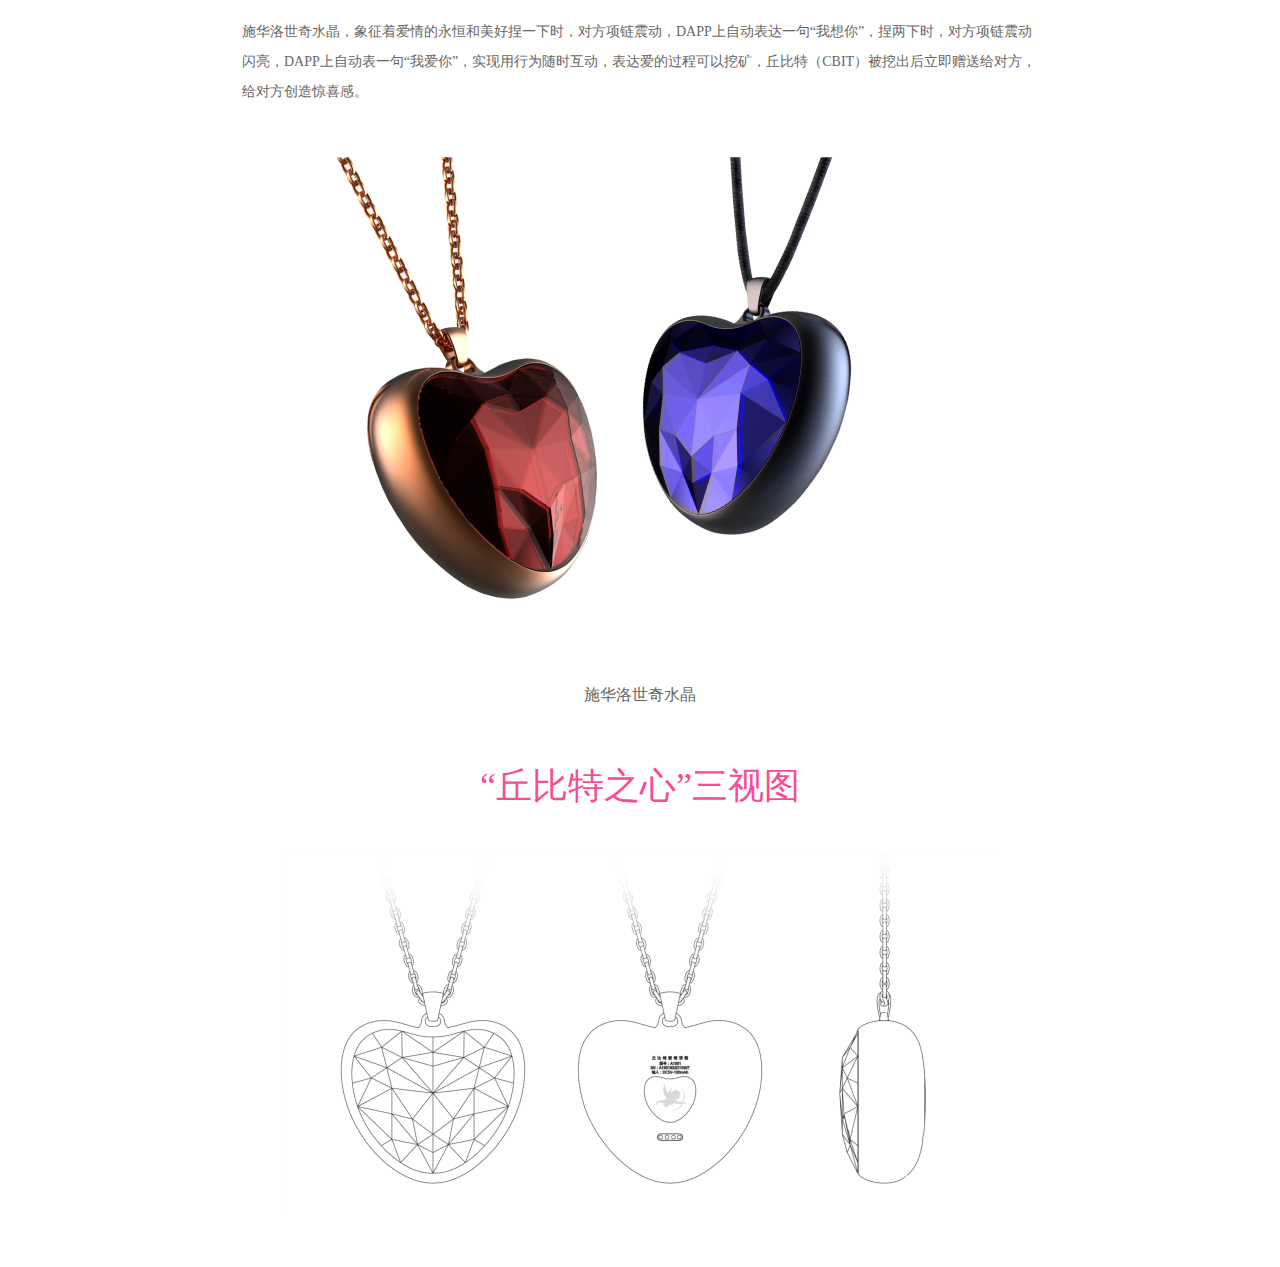
<file: src/main/resources/website-frontend/love_machine.html>
<!DOCTYPE html>
<html lang="en">

<head>
    <meta charset="UTF-8">
    <meta name="viewport" content="width=device-width, initial-scale=1">
    <meta http-equiv="X-UA-Compatible" content="ie=edge">
    <meta name="renderer" content="webkit">

    <title>丘比特</title>
    <link rel="stylesheet" href="css/bootstrap.min.css">
    <link rel="stylesheet" href="css/base.css">
    <link rel="stylesheet" href="css/love_machine.css">
    <!--[if lt IE 9]>
      <script src="https://cdn.jsdelivr.net/npm/html5shiv@3.7.3/dist/html5shiv.min.js"></script>
      <script src="https://cdn.jsdelivr.net/npm/respond.js@1.4.2/dest/respond.min.js"></script>
    <![endif]-->
</head>

<body>
    <div class="loveMachine">
        <!-- 头部 -->
        <div class="top_content">
            <div class="container">
                <div class="top_text">爱情矿机</div>
            </div>
        </div>
        <div class="loveMachine_main container">
            <div class="loveMachine_title">爱情矿机远程跨地域传递真爱</div>
            <div class="loveMachine_text">
                    丘比特本身就是爱神，只要拥有CBIT就有爱情表达的权益，用户就可以通过DAPP直接给喜欢的人送出丘比特（CBIT），可以发送想说的话或文字给对方，创造惊喜，让爱随时表达
            </div>
            <div class="loveMachine_img1">
                <img src="images/lovemachie_1.png" alt="">
            </div>
            <div class="loveMachine_title">“丘比特之心”产品介绍</div>
            <div class="loveMachine_text">
                    丘比特之心采用了最先进的科技，NB-IOT技术，无线传递，让爱亲密无间数字时代最新的爱情表达方式，更有科技感和未来感的爱情表达方式感。
            </div>
            <div class="loveMachine_product clearfix row">
                <div class="loveMachine_product_1 col-lg-6 col-md-6 col-sm-6 col-xs-12">
                    <div class="loveMachine_product_img">
                        <img src="images/product_1.png" alt="">
                    </div>
                    <div class="loveMachine_product_text">女款</div>
                </div>
                <div class="loveMachine_product_1 col-lg-6 col-md-6 col-sm-6 col-xs-12">
                    <div class="loveMachine_product_img">
                        <img src="images/product_2.png" alt="">
                    </div>
                    <div class="loveMachine_product_text">男款</div>
                </div>
            </div>
            <div class="loveMachine_text">
                    施华洛世奇水晶，象征着爱情的永恒和美好捏一下时，对方项链震动，DAPP上自动表达一句“我想你”，捏两下时，对方项链震动闪亮，DAPP上自动表一句“我爱你”，实现用行为随时互动，表达爱的过程可以挖矿，丘比特（CBIT）被挖出后立即赠送给对方，给对方创造惊喜感。
            </div>
            <div class="loveMachine_img1">
                <img src="images/lovemachie_2.png" alt="">
            </div>
            <div class="loveMachine_text_small">
                    施华洛世奇水晶
            </div>
            <div class="loveMachine_title">“丘比特之心”三视图</div>
            <div class="loveMachine_img1 bot">
                <img src="images/lovemachie_3.png" alt="">
            </div>
        </div>
    </div>

    <!-- jQuery (Bootstrap 的所有 JavaScript 插件都依赖 jQuery，所以必须放在前边) -->
    <script src="js/jquery-1.12.4.min.js"></script>
    <!-- 加载 Bootstrap 的所有 JavaScript 插件。你也可以根据需要只加载单个插件。 -->
    <script src="js/bootstrap.min.js"></script>
    <script>
        $('.navbar-toggle').click(function () {
            $('.nav_slider_mask').toggle();
        })
    </script>
</body>

</html>
</file>
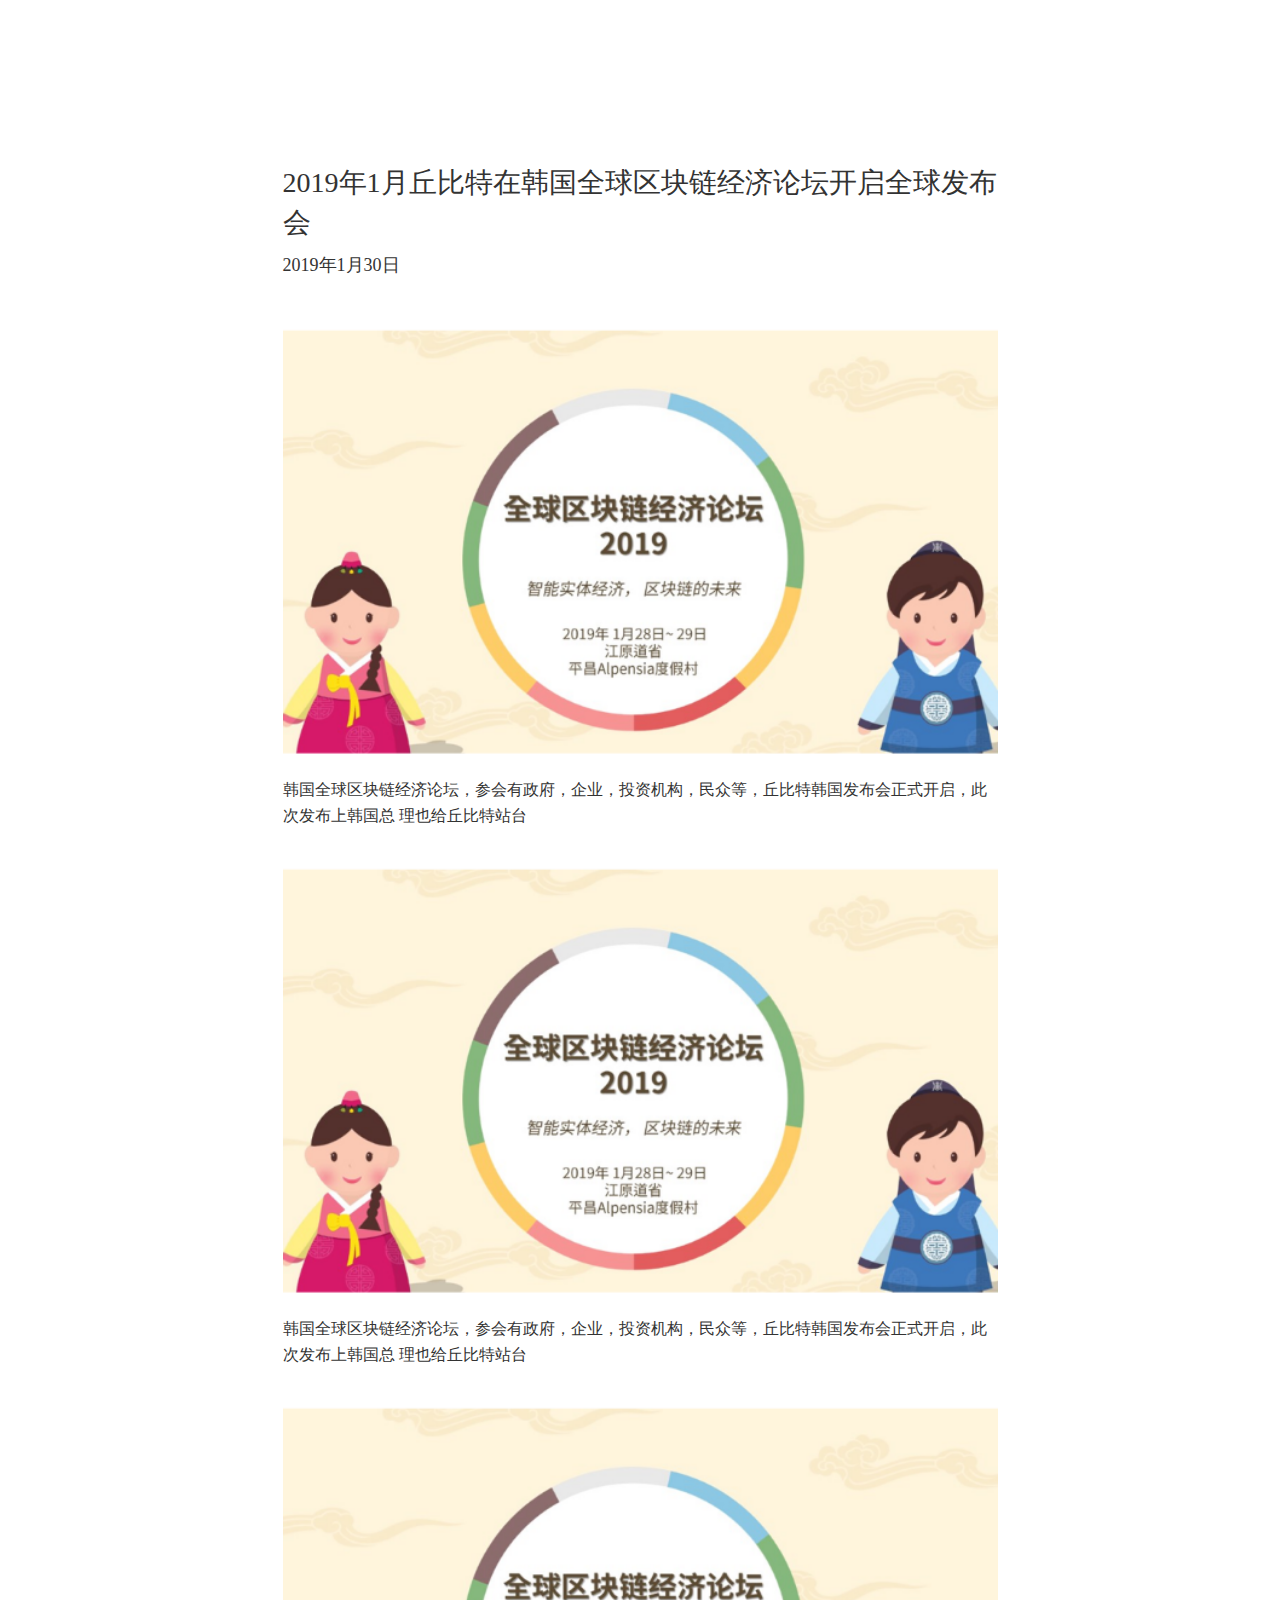
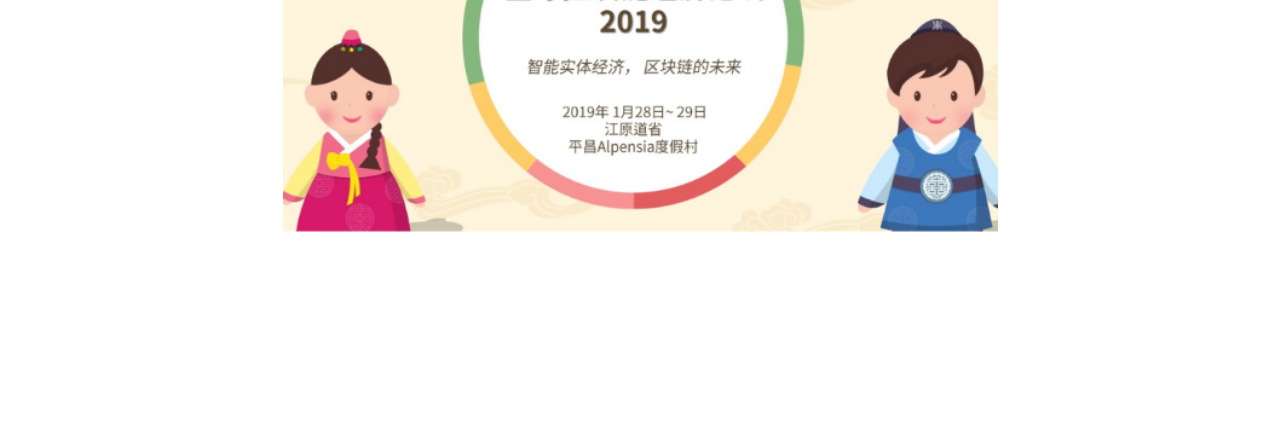
<file: src/main/resources/website-frontend/news_detail.html>
<!DOCTYPE html>
<html lang="en">

<head>
    <meta charset="UTF-8">
    <meta name="viewport" content="width=device-width, initial-scale=1">
    <meta http-equiv="X-UA-Compatible" content="ie=edge">
    <meta name="renderer" content="webkit">

    <title>丘比特</title>
    <link rel="stylesheet" href="css/bootstrap.min.css">
    <link rel="stylesheet" href="css/base.css">
    <link rel="stylesheet" href="css/newsDetail.css">
    <!--[if lt IE 9]>
      <script src="https://cdn.jsdelivr.net/npm/html5shiv@3.7.3/dist/html5shiv.min.js"></script>
      <script src="https://cdn.jsdelivr.net/npm/respond.js@1.4.2/dest/respond.min.js"></script>
    <![endif]-->
</head>

<body>
    <div class="newsDetail container">

        <div class="newsDetail_main">
            <div class="head">2019年1月丘比特在韩国全球区块链经济论坛开启全球发布会</div>
            <div class="head_text">2019年1月30日</div>
            <div class="newsDetail_section">
                    <div class="newsDetail_img">
                        <img src="images/a2.png" alt="">
                    </div>
                    <div class="newsDetail_detail">
                        韩国全球区块链经济论坛，参会有政府，企业，投资机构，民众等，丘比特韩国发布会正式开启，此次发布上韩国总 理也给丘比特站台
                    </div>
                </div>
                <div class="newsDetail_section">
                    <div class="newsDetail_img">
                        <img src="images/a2.png" alt="">
                    </div>
                    <div class="newsDetail_detail">
                        韩国全球区块链经济论坛，参会有政府，企业，投资机构，民众等，丘比特韩国发布会正式开启，此次发布上韩国总 理也给丘比特站台
                    </div>
                </div>
                <div class="newsDetail_section">
                    <div class="newsDetail_img">
                        <img src="images/a2.png" alt="">
                    </div>
                </div>
        </div>
        
    </div>

    <!-- jQuery (Bootstrap 的所有 JavaScript 插件都依赖 jQuery，所以必须放在前边) -->
    <script src="js/jquery-1.12.4.min.js"></script>
    <!-- 加载 Bootstrap 的所有 JavaScript 插件。你也可以根据需要只加载单个插件。 -->
    <script src="js/bootstrap.min.js"></script>
    <script>
        $('.navbar-toggle').click(function () {
            $('.nav_slider_mask').toggle();
        })
    </script>
</body>

</html>
</file>
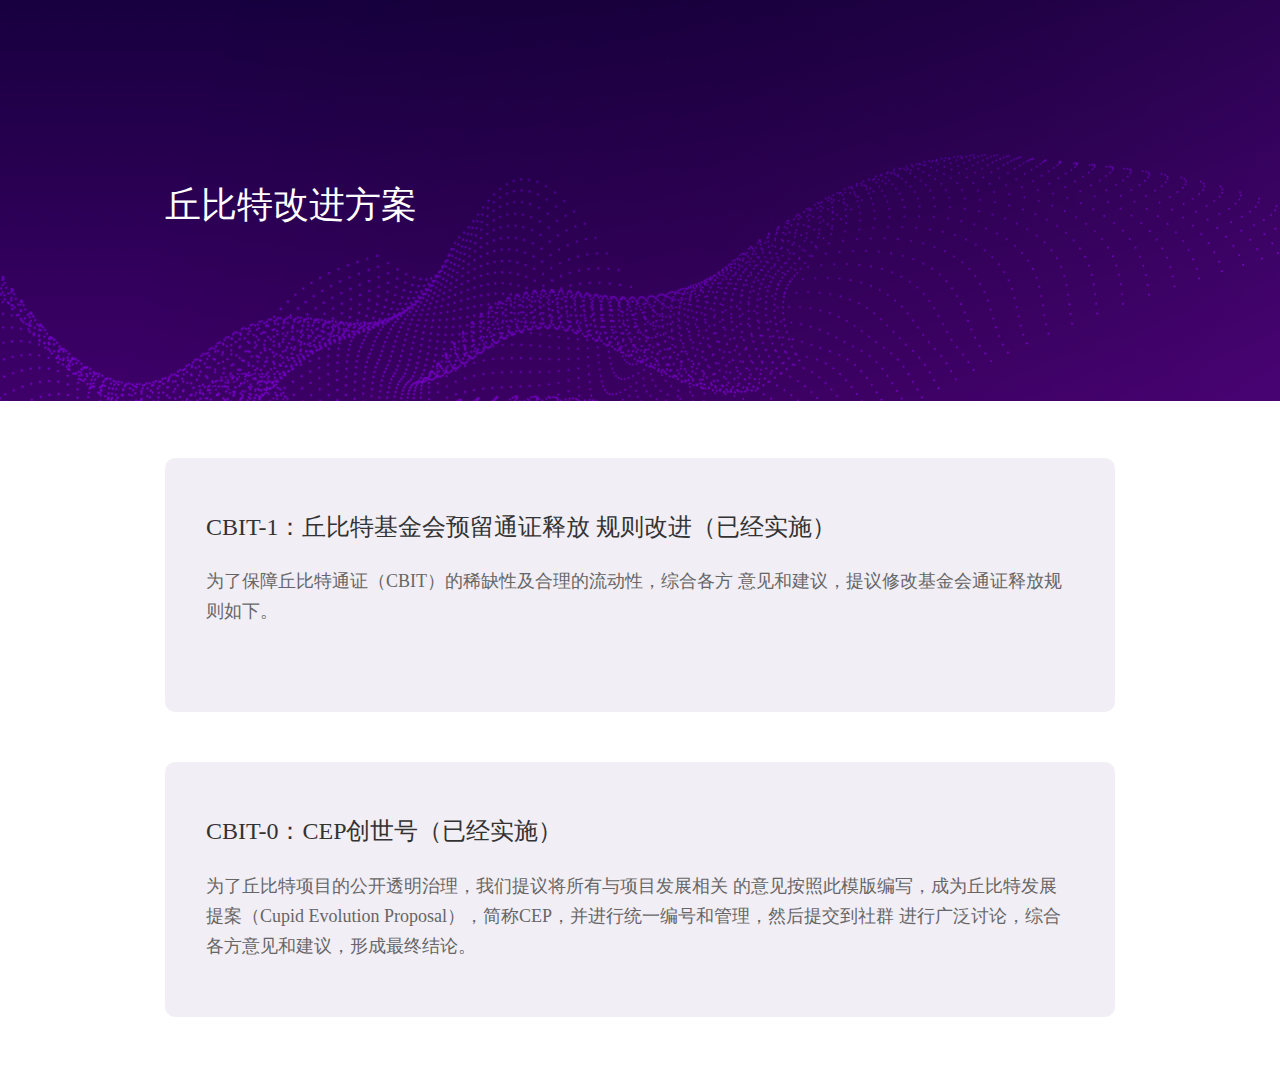
<file: src/main/resources/website-frontend/proposals.html>
<!DOCTYPE html>
<html lang="en">

<head>
    <meta charset="UTF-8">
    <meta name="viewport" content="width=device-width, initial-scale=1">
    <meta http-equiv="X-UA-Compatible" content="ie=edge">
    <meta name="renderer" content="webkit">

    <title>丘比特</title>
    <link rel="stylesheet" href="css/bootstrap.min.css">
    <link rel="stylesheet" href="css/base.css">
    <link rel="stylesheet" href="css/proposals.css">
    <!--[if lt IE 9]>
      <script src="https://cdn.jsdelivr.net/npm/html5shiv@3.7.3/dist/html5shiv.min.js"></script>
      <script src="https://cdn.jsdelivr.net/npm/respond.js@1.4.2/dest/respond.min.js"></script>
    <![endif]-->
</head>

<body>
    <div class="proposals">
        <!-- 头部 -->
        <div class="top_content">
            <div class="container">
                <div class="top_text">丘比特改进方案</div>
            </div>
        </div>
        <div class="proposals_list">
            <div class="container">
                <div class="proposals_one">
                    <div class="proposals_title">CBIT-1：丘比特基金会预留通证释放 规则改进（已经实施）</div>
                    <div class="proposals_text">
                        为了保障丘比特通证（CBIT）的稀缺性及合理的流动性，综合各方 意见和建议，提议修改基金会通证释放规则如下。
                    </div>
                </div>
                <div class="proposals_one">
                    <div class="proposals_title">CBIT-0：CEP创世号（已经实施）</div>
                    <div class="proposals_text">
                            为了丘比特项目的公开透明治理，我们提议将所有与项目发展相关 的意见按照此模版编写，成为丘比特发展提案（Cupid Evolution Proposal），简称CEP，并进行统一编号和管理，然后提交到社群 进行广泛讨论，综合各方意见和建议，形成最终结论。
                    </div>
                </div>
            </div>
        </div>
    </div>

    <!-- jQuery (Bootstrap 的所有 JavaScript 插件都依赖 jQuery，所以必须放在前边) -->
    <script src="js/jquery-1.12.4.min.js"></script>
    <!-- 加载 Bootstrap 的所有 JavaScript 插件。你也可以根据需要只加载单个插件。 -->
    <script src="js/bootstrap.min.js"></script>
    <script>
        $('.navbar-toggle').click(function () {
            $('.nav_slider_mask').toggle();
        })
    </script>
</body>

</html>
</file>
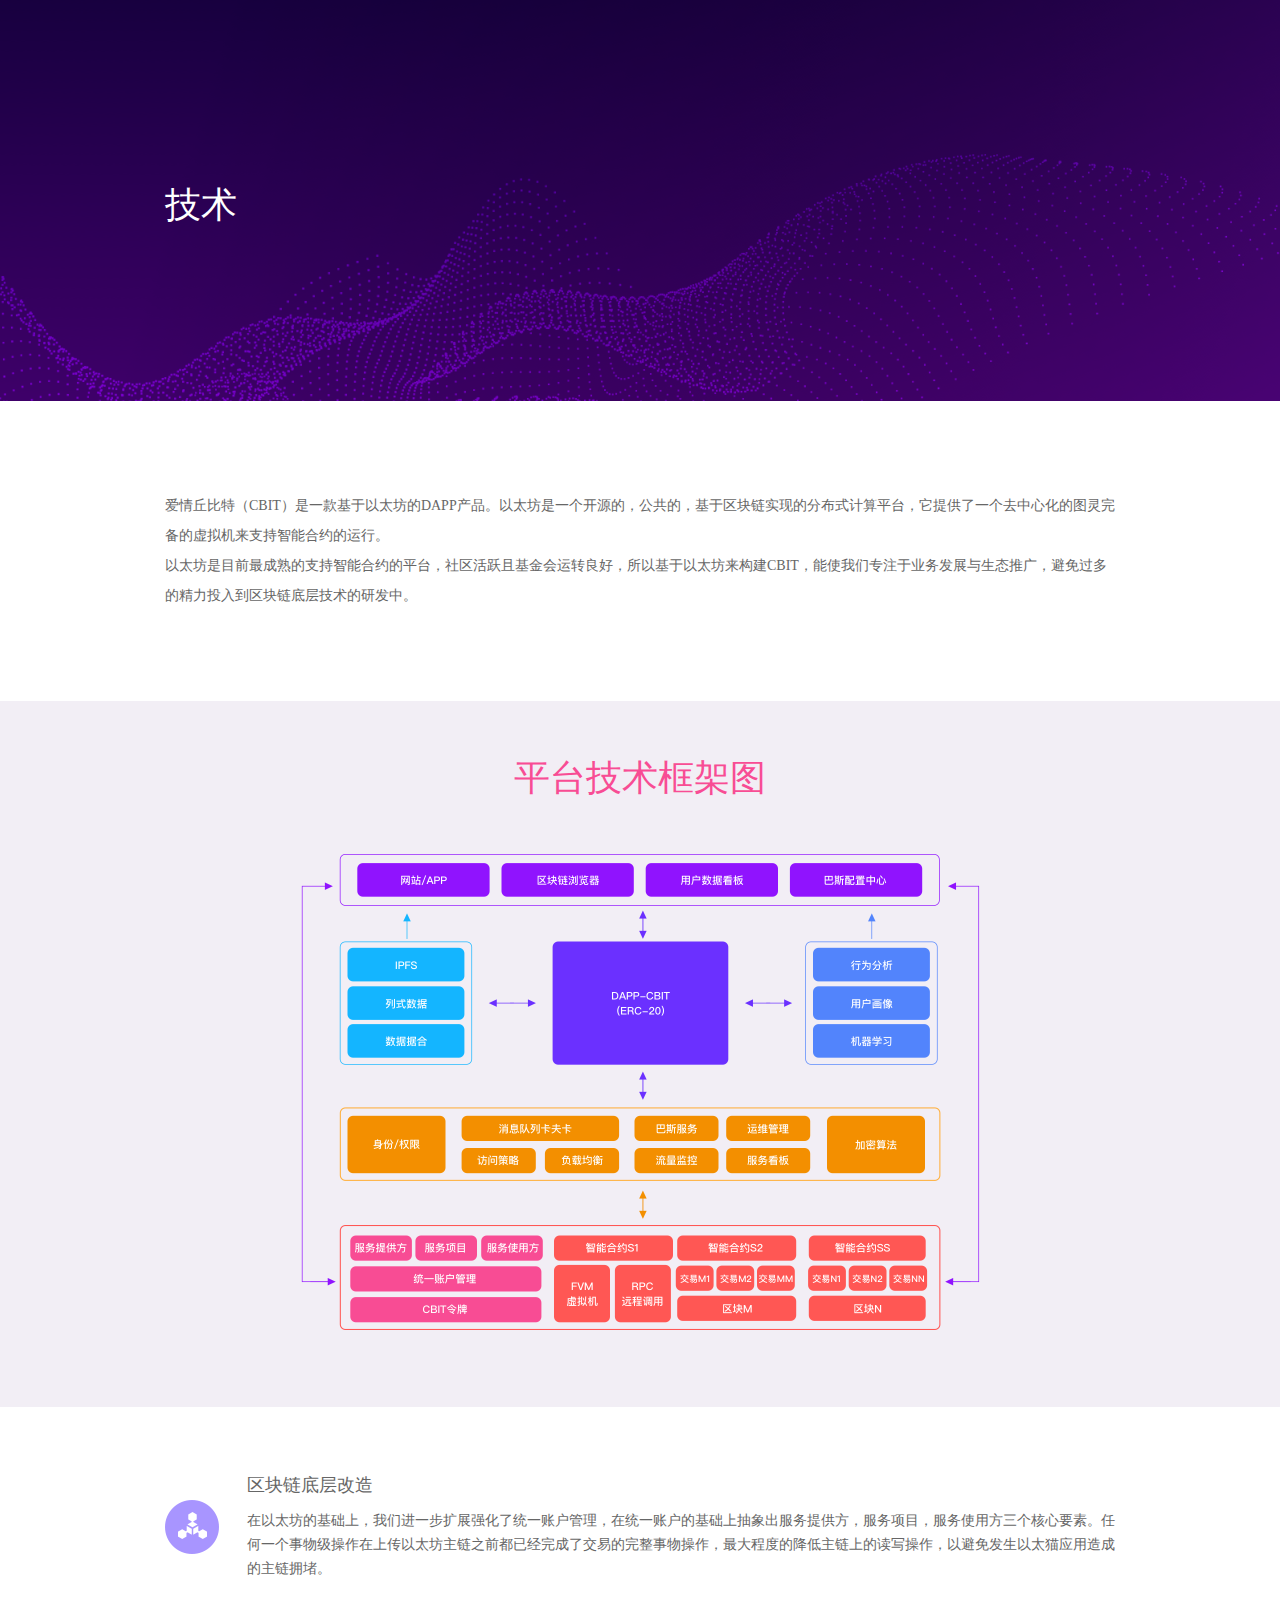
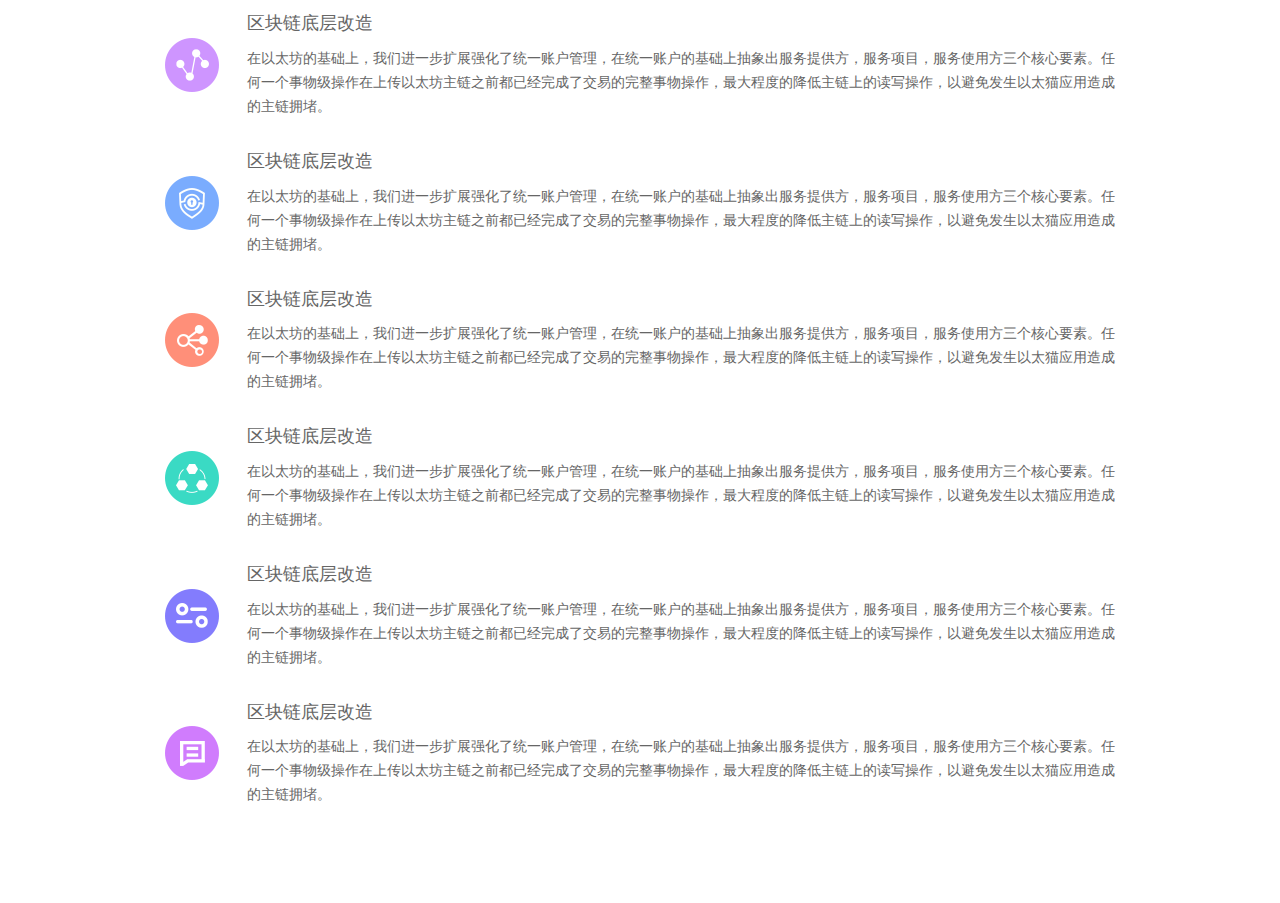
<file: src/main/resources/website-frontend/technology.html>
<!DOCTYPE html>
<html lang="en">

<head>
    <meta charset="UTF-8">
    <meta name="viewport" content="width=device-width, initial-scale=1">
    <meta http-equiv="X-UA-Compatible" content="ie=edge">
    <meta name="renderer" content="webkit">

    <title>丘比特</title>
    <link rel="stylesheet" href="css/bootstrap.min.css">
    <link rel="stylesheet" href="css/base.css">
    <link rel="stylesheet" href="css/technology.css">
    <!--[if lt IE 9]>
      <script src="https://cdn.jsdelivr.net/npm/html5shiv@3.7.3/dist/html5shiv.min.js"></script>
      <script src="https://cdn.jsdelivr.net/npm/respond.js@1.4.2/dest/respond.min.js"></script>
    <![endif]-->
</head>

<body>
    <div class="technology">
        <!-- 头部 -->
        <div class="top_content">
            <div class="container">
                <div class="top_text">技术</div>
            </div>
        </div>
        <div class="technology_s1">
            <div class="container">
                <p>爱情丘比特（CBIT）是一款基于以太坊的DAPP产品。以太坊是一个开源的，公共的，基于区块链实现的分布式计算平台，它提供了一个去中心化的图灵完备的虚拟机来支持智能合约的运行。</p>
                <p> 以太坊是目前最成熟的支持智能合约的平台，社区活跃且基金会运转良好，所以基于以太坊来构建CBIT，能使我们专注于业务发展与生态推广，避免过多的精力投入到区块链底层技术的研发中。</p>
            </div>
        </div>
        <div class="frame_diagram">
            <div class="container">
                <div class="frame_title">平台技术框架图</div>
                <div class="frame_img">
                    <img src="images/frame_img.png" alt="">
                </div>
            </div>
        </div>
        <div class="technology_list">
            <div class="container">
                <div class="technology_list_one">
                    <div class="technology_one_img">
                        <img src="images/technology_1.png" alt="">
                    </div>
                    <div class="technology_one_detail">
                        <div class="technology_one_tit">区块链底层改造 </div>
                        <div class="technology_one_text">
                            在以太坊的基础上，我们进一步扩展强化了统一账户管理，在统一账户的基础上抽象出服务提供方，服务项目，服务使用方三个核心要素。任何一个事物级操作在上传以太坊主链之前都已经完成了交易的完整事物操作，最大程度的降低主链上的读写操作，以避免发生以太猫应用造成的主链拥堵。
                        </div>
                    </div>
                </div>
                <div class="technology_list_one">
                    <div class="technology_one_img">
                        <img src="images/technology_2.png" alt="">
                    </div>
                    <div class="technology_one_detail">
                        <div class="technology_one_tit">区块链底层改造 </div>
                        <div class="technology_one_text">
                            在以太坊的基础上，我们进一步扩展强化了统一账户管理，在统一账户的基础上抽象出服务提供方，服务项目，服务使用方三个核心要素。任何一个事物级操作在上传以太坊主链之前都已经完成了交易的完整事物操作，最大程度的降低主链上的读写操作，以避免发生以太猫应用造成的主链拥堵。
                        </div>
                    </div>
                </div>
                <div class="technology_list_one">
                    <div class="technology_one_img">
                        <img src="images/technology_3.png" alt="">
                    </div>
                    <div class="technology_one_detail">
                        <div class="technology_one_tit">区块链底层改造 </div>
                        <div class="technology_one_text">
                            在以太坊的基础上，我们进一步扩展强化了统一账户管理，在统一账户的基础上抽象出服务提供方，服务项目，服务使用方三个核心要素。任何一个事物级操作在上传以太坊主链之前都已经完成了交易的完整事物操作，最大程度的降低主链上的读写操作，以避免发生以太猫应用造成的主链拥堵。
                        </div>
                    </div>
                </div>
                <div class="technology_list_one">
                    <div class="technology_one_img">
                        <img src="images/technology_4.png" alt="">
                    </div>
                    <div class="technology_one_detail">
                        <div class="technology_one_tit">区块链底层改造 </div>
                        <div class="technology_one_text">
                            在以太坊的基础上，我们进一步扩展强化了统一账户管理，在统一账户的基础上抽象出服务提供方，服务项目，服务使用方三个核心要素。任何一个事物级操作在上传以太坊主链之前都已经完成了交易的完整事物操作，最大程度的降低主链上的读写操作，以避免发生以太猫应用造成的主链拥堵。
                        </div>
                    </div>
                </div>
                <div class="technology_list_one">
                    <div class="technology_one_img">
                        <img src="images/technology_5.png" alt="">
                    </div>
                    <div class="technology_one_detail">
                        <div class="technology_one_tit">区块链底层改造 </div>
                        <div class="technology_one_text">
                            在以太坊的基础上，我们进一步扩展强化了统一账户管理，在统一账户的基础上抽象出服务提供方，服务项目，服务使用方三个核心要素。任何一个事物级操作在上传以太坊主链之前都已经完成了交易的完整事物操作，最大程度的降低主链上的读写操作，以避免发生以太猫应用造成的主链拥堵。
                        </div>
                    </div>
                </div>
                <div class="technology_list_one">
                    <div class="technology_one_img">
                        <img src="images/technology_6.png" alt="">
                    </div>
                    <div class="technology_one_detail">
                        <div class="technology_one_tit">区块链底层改造 </div>
                        <div class="technology_one_text">
                            在以太坊的基础上，我们进一步扩展强化了统一账户管理，在统一账户的基础上抽象出服务提供方，服务项目，服务使用方三个核心要素。任何一个事物级操作在上传以太坊主链之前都已经完成了交易的完整事物操作，最大程度的降低主链上的读写操作，以避免发生以太猫应用造成的主链拥堵。
                        </div>
                    </div>
                </div>
                <div class="technology_list_one">
                    <div class="technology_one_img">
                        <img src="images/technology_7.png" alt="">
                    </div>
                    <div class="technology_one_detail">
                        <div class="technology_one_tit">区块链底层改造 </div>
                        <div class="technology_one_text">
                            在以太坊的基础上，我们进一步扩展强化了统一账户管理，在统一账户的基础上抽象出服务提供方，服务项目，服务使用方三个核心要素。任何一个事物级操作在上传以太坊主链之前都已经完成了交易的完整事物操作，最大程度的降低主链上的读写操作，以避免发生以太猫应用造成的主链拥堵。
                        </div>
                    </div>
                </div>
            </div>
        </div>
    </div>

    <!-- jQuery (Bootstrap 的所有 JavaScript 插件都依赖 jQuery，所以必须放在前边) -->
    <script src="js/jquery-1.12.4.min.js"></script>
    <!-- 加载 Bootstrap 的所有 JavaScript 插件。你也可以根据需要只加载单个插件。 -->
    <script src="js/bootstrap.min.js"></script>
    <script>
        $('.navbar-toggle').click(function () {
            $('.nav_slider_mask').toggle();
        })
    </script>
</body>

</html>
</file>
<file: src/main/resources/website-frontend/css/base.css>
html {
  font-family: "Helvetica Neue", Helvetica, STHeiTi, Arial, sans-serif;
  -ms-text-size-adjust: 100%;
  -webkit-text-size-adjust: 100%;
  font-size: 62.5%;
}
body {
  margin: 0;
  overflow-x: hidden;
  -webkit-overflow-scrolling: touch;
}
article,
aside,
details,
figcaption,
figure,
footer,
header,
hgroup,
main,
nav,
section,
summary {
  display: block;
}
ul,
li {
  padding: 0;
  margin: 0;
  list-style: none;
}
a {
  text-decoration: none;
  cursor: pointer;
}
a:active {
  outline: 0;
}
img {
  border: 0;
  vertical-align: middle;
}
button,
input,
optgroup,
select,
textarea {
  color: inherit;
  font: inherit;
  margin: 0;
}
input {
  border: none;
  background: transparent;
  outline: none;
}
button {
  overflow: visible;
}
button,
select {
  text-transform: none;
}
button,
html input[type="button"],
input[type="reset"],
input[type="submit"] {
  -webkit-appearance: button;
  cursor: pointer;
}
button[disabled],
html input[disabled] {
  cursor: default;
}
button::-moz-focus-inner,
input::-moz-focus-inner {
  border: 0;
  padding: 0;
}
input {
  line-height: normal;
}
input[type="checkbox"],
input[type="radio"] {
  box-sizing: border-box;
  padding: 0;
}
input[type="number"]::-webkit-inner-spin-button,
input[type="number"]::-webkit-outer-spin-button {
  height: auto;
}
input[type="search"] {
  -webkit-appearance: textfield;
  -moz-box-sizing: border-box;
  -webkit-box-sizing: border-box;
  box-sizing: border-box;
}
input[type="search"]::-webkit-search-cancel-button,
input[type="search"]::-webkit-search-decoration {
  -webkit-appearance: none;
}
html,
button,
input,
select,
textarea {
  font-family: "Helvetica Neue", Helvetica, STHeiTi, Arial, sans-serif;
}
h1,
h2,
h3,
h4,
h5,
h6,
p,
figure,
form,
blockquote {
  margin: 0;
  padding: 0;
}
ul,
ol,
li,
dl,
dd {
  margin: 0;
  padding: 0;
}
ul,
ol {
  list-style: none outside none;
}
h1,
h2,
h3 {
  font-weight: normal;
}
h1 {
  font-size: 1.8rem;
}
h2 {
  font-size: 1.6rem;
}
h3 {
  font-size: 1.4rem;
}
input::-moz-placeholder,
textarea::-moz-placeholder {
  color: #cccccc;
}
input:-ms-input-placeholder,
textarea:-ms-input-placeholder {
  color: #cccccc;
}
input::-webkit-input-placeholder,
textarea::-webkit-input-placeholder {
  color: #cccccc;
}
* {
  -webkit-box-sizing: border-box;
  -moz-box-sizing: border-box;
  box-sizing: border-box;
}
textarea {
  resize: none;
}
.main {
  width: 10rem;
  margin: 0 auto;
  overflow: hidden;
  position: relative;
}
*,
::before,
::after {
  box-sizing: border-box;
  margin: 0;
  padding: 0;
  /*取消所有的选中高亮效果*/
  -webkit-tap-highlight-color: transparent;
  font-family: '微软雅黑', 'sans-serif';
}
a:hover {
  text-decoration: none;
}
input {
  /*去掉默认的样式*/
  boder: none;
  outline: none;
  /*移动端的浏览器会默认给inpput标签加一些外观 样式*/
  /*移动端特有的*/
  -webkit-appearence: none;
}
/*浮动*/
.fl {
  float: left;
}
.fr {
  float: right;
}
.clearfix::before,
.clearfix::after {
  content: '';
  display: block;
  height: 0;
  line-height: 0;
  clear: both;
  visibility: hidden;
}
.text_left {
  text-align: left;
}
.text_center {
  text-align: center;
}
.text_right {
  text-align: right;
}
a:link {
  background: transparent!important;
}
a:visited {
  background: transparent!important;
  color: #fff!important;
}
a:hover {
  background: transparent!important;
  text-decoration: none;
  -webkit-tap-highlight-color: transparent;
  color: #fff!important;
}
a:active {
  background: transparent!important;
  color: #fff!important;
}
a:focus {
  text-decoration: none;
}
/* 

公共部分

*/
.container {
  max-width: 980px!important;
}
img {
  vertical-align: top;
}
.container {
  max-width: 980px;
}
html,
body {
  width: 100%;
  overflow-x: hidden;
  color: #fff;
}
.nav_slider_mask {
  position: fixed;
  width: 100%;
  height: 100%;
  background-color: rgba(20, 0, 41, 0.9);
  z-index: 999;
}
.nav_slider_mask .nav_slider_list {
  padding-top: 57px;
}
.nav_slider_mask .nav_slider_list .nav_slider_one {
  text-align: center;
  font-size: 16px;
  margin-bottom: 26.5px;
}
.nav_slider_mask .nav_slider_list .nav_slider_one.active {
  color: #f84c94;
}
.head_bar {
  height: 81px;
  background-color: rgba(20, 0, 41, 0.5);
  color: #fff;
  display: -webkit-box;
  display: -moz-box;
  display: -ms-flexbox;
  display: -webkit-flex;
  display: flex;
  flex-direction: column;
  justify-content: center;
}
.head_bar a {
  color: #fff;
}
.head_bar .nav > li > a {
  padding: 0;
}
.head_bar .navbar-nav > li > a {
  padding: 0;
}
.head_bar .navbar-brand {
  padding: 0;
  height: auto;
}
.head_bar .navbar-toggle {
  padding: 0;
  margin: 0;
  padding-top: 10px;
}
.head_bar .navbar-header {
  padding: 0 25px;
}
.head_bar .navbar-toggle .icon-bar {
  background-color: #fff;
}
.head_bar .nav_list {
  height: 81px;
}
.head_bar .nav_list li {
  margin-right: 24px;
}
.head_bar .nav_list li > a {
  box-sizing: border-box;
  display: block;
  height: 100%;
  line-height: 81px;
  position: relative;
  padding: 0 8px;
  font-weight: 400;
  font-size: 14px;
}
.head_bar .nav_list li > a.active {
  color: #F84C94;
}
.head_bar .nav_list li > a.active::before {
  content: '';
  width: 100%;
  height: 3px;
  display: inline-block;
  position: absolute;
  bottom: 0;
  left: 0;
  background-color: #f84c94;
}
.pc_head {
  height: 81px;
  display: -webkit-box;
  display: -moz-box;
  display: -ms-flexbox;
  display: -webkit-flex;
  display: flex;
  flex-direction: column;
  justify-content: center;
}
.pc_head .logo img {
  vertical-align: middle;
}
.pc_head .logo a {
  line-height: 81px;
}
.pc_head .language_box {
  display: -webkit-box;
  display: -moz-box;
  display: -ms-flexbox;
  display: -webkit-flex;
  display: flex;
  flex-direction: column;
  justify-content: center;
}
.pc_head .langu {
  padding-top: 28px;
  box-sizing: border-box;
  height: 81px;
  margin-right: 10px;
}
.pc_head .language {
  display: inline-block;
  height: 25px;
  line-height: 25px;
  border-radius: 12px;
  border: 1px solid #ffffff;
  padding: 0px 27px  0px 10px;
  position: relative;
}
.pc_head .language::before {
  content: '';
  display: inline-block;
  width: 9px;
  height: 6px;
  background-image: url(../images/triangle.png);
  background-size: contain;
  position: absolute;
  right: 10px;
  top: 10px;
}
@media (-webkit-min-device-pixel-ratio: 3), (min-device-pixel-ratio: 3) {
  .pc_head .language::before {
    background-image: url('../images/triangle@2x.png');
  }
}
.cupid_head {
  position: fixed!important;
  left: 0;
  top: 0;
  width: 100%;
  margin: 0;
  z-index: 1000;
}
.nav_head {
  background: #140029;
  opacity: 0.9;
  position: fixed;
  top: 81px;
  left: 0;
  width: 100%;
}
@media (min-width: 768px) {
  .navbar-header {
    display: none;
  }
}
@media (min-width: 980px) {
  .main_center {
    width: 980px;
    margin: 0 auto;
  }
}
@media (max-width: 980px) {
  .main_center {
    width: 100%;
  }
}
@media (max-width: 768px) {
  .head_bar .pc_head.navbar-collapse.in {
    display: none;
  }
  .head_bar .nav_list li > a {
    font-size: 12px;
  }
  .top_content {
    height: 316px;
    font-size: 22px;
  }
  .top_content .container .top_text {
    padding-top: 164px;
    text-align: center;
    font-size: 22px;
  }
}
.top_content {
  background-image: url('../images/bg.png');
  background-position: center bottom;
  background-size: cover;
  height: 401px;
}
.top_content .top_text {
  padding-top: 180px;
  font-size: 36px;
}
/* footer */
footer {
  background: url(../images/footer_bg.png) no-repeat center bottom;
  background-size: cover;
  color: #fff;
  padding: 80px 0 150px 0;
  position: relative;
}
footer .footer_bootom {
  position: absolute;
  bottom: 0;
  left: 0;
  width: 100%;
  height: 78px;
  line-height: 78px;
  font-size: 16px;
  background: #1e0132;
  text-align: center;
}
footer .footer_tit {
  font-size: 20px;
  margin-bottom: 20px;
}
footer .list_tit {
  font-size: 16px;
}
footer .footer_top {
  margin-bottom: 60px;
}
footer .footer_center_tit {
  font-size: 20px;
  margin-bottom: 10px;
}
footer .footer_center_main {
  text-align: center;
}
footer .footer_center_one {
  margin-right: 18px;
}
@media (max-width: 767px) {
  footer .footer_tit {
    font-size: 18px;
  }
  footer .list_tit {
    font-size: 13px;
  }
  footer .footer_center_tit {
    font-size: 18px;
  }
  footer .footer_center_icon img {
    width: 36px;
  }
  footer .footer_center_one {
    margin: 0 10px 10px 0;
  }
}
/* 应用场景 */
.scene_one {
  display: -webkit-box;
  display: -moz-box;
  display: -ms-flexbox;
  display: -webkit-flex;
  display: flex;
  align-items: center;
  margin-bottom: 61px;
  overflow: hidden;
}
.scene_one .scene_icon {
  margin-right: 18px;
}
.more {
  width: 312px;
  height: 58px;
  border-radius: 29px;
  border: 1px solid #f84c94;
  font-size: 22px;
  color: #f84c94;
  line-height: 58px;
  text-align: center;
  margin: 0 auto;
}
@media (max-width: 767px) {
  .scene_one {
    font-size: 12px;
  }
  .section_title {
    font-size: 16px;
  }
  .more {
    width: 156px;
    height: 46px;
    line-height: 46px;
    font-size: 18px;
  }
  .base_btn {
    width: 156px!important;
    height: 46px!important;
    line-height: 46px!important;
    font-size: 18px!important;
  }
}
</file>
<file: src/main/resources/website-frontend/css/mobie.css>
/* 
首页 第三部分
*/
.container {
  max-width: 980px;
  margin: 0 auto;
}
@media (max-width: 767px) {
  .section_title {
    font-size: 16px;
    margin-bottom: 10px;
  }
  .section3 .economies .col-xs-4 {
    padding: 0 5px;
  }
  .section3 .economies .econom_one:nth-child(1) img {
    width: 52.5px;
  }
  .section3 .economies .econom_one:nth-child(2) img {
    width: 44.5px;
  }
  .section3 .economies .econom_one:nth-child(3) img {
    width: 69.5px;
  }
  .section3 .economies .econom_tit {
    font-size: 12px;
    margin: 10px 0 20px 0;
  }
  .section3 .economies .econom_h1 {
    font-size: 13px;
    margin-bottom: 5px;
  }
  .section3 .economies .econom_detail {
    font-size: 11px;
  }
  .section3 .btn_style {
    font-size: 16px;
  }
  .cupid_scene .scene_list {
    font-size: 13px;
  }
  .adviser .adviser_list .adviser_list_one {
    padding: 20px 0;
  }
  .adviser .adviser_list .adviser_list_one .adviser_img img {
    width: 60px;
  }
  .adviser .adviser_list .adviser_list_one .adviser_detail .adviser_text {
    font-size: 12px;
  }
  .adviser .adviser_list .adviser_list_one .adviser_detail .adviser_name {
    font-size: 24px;
  }
  .history {
    height: auto;
    background-size: cover;
  }
  .history .history_list {
    position: relative;
  }
  .history .line {
    position: absolute;
    left: 50%;
    height: 100%;
    background-color: #F84C94;
    width: 2px;
    top: 0;
    margin-left: -1px;
  }
  .history .history_one {
    height: 180px;
    display: -webkit-box;
    display: -moz-box;
    display: -ms-flexbox;
    display: -webkit-flex;
    display: flex;
  }
  .history .history_one .margin_left {
    margin-left: 8px;
  }
  .history .history_one .margin_right {
    margin-right: 8px;
  }
  .history .history_one .history_text .text1 {
    font-size: 15px;
  }
  .history .history_one .history_text .text2 {
    font-size: 13px;
  }
  .history .history_one .history_text .text3 {
    font-size: 12px;
  }
  .history .mobie_history {
    margin: 0 auto;
  }
  .history .mobie_history .position_right {
    position: relative;
    right: -28px;
    justify-content: flex-end;
  }
  .history .mobie_history .position_left {
    position: relative;
    left: -28px;
  }
  footer .footer_bootom {
    height: 38px;
    line-height: 38px;
    font-size: 12px;
  }
}
.scene_one:nth-child(1) img {
  width: 31.5px;
}
.scene_one:nth-child(2) img {
  width: 29.5px;
}
.scene_one:nth-child(3) img {
  width: 25px;
}
.scene_one:nth-child(4) img {
  width: 29.5px;
}
.scene_one:nth-child(5) img {
  width: 26.5px;
}
.scene_one:nth-child(6) img {
  width: 29.5px;
}
@media (max-width: 974px) {
  .adviser .adviser_list .adviser_list_one {
    min-height: auto;
    display: -webkit-box;
    display: -moz-box;
    display: -ms-flexbox;
    display: -webkit-flex;
    display: flex;
    align-items: center;
    justify-content: flex-start;
  }
  .adviser .adviser_list .adviser_list_one .adviser_detail {
    text-align: left;
  }
}
/* 
应用场景
*/
@media (max-width: 768px) {
  .application .scene_consensus {
    padding: 39px 0 50px 0;
  }
  .application .scene_consensus .scene_consensus_title {
    font-size: 22px;
    color: #f84c94;
    margin-bottom: 22px;
  }
  .application .scene_consensus .scene_consensus_text {
    color: #666666;
    font-size: 14px;
    line-height: 30px;
  }
  .application .scene_experience {
    padding: 39px 0 23px 0;
  }
  .application .scene_experience .scene_experience_title {
    font-size: 22px;
    text-align: center;
    color: #f84c94;
    margin-bottom: 21px;
  }
  .application .scene_experience .scene_experience_text {
    font-size: 14px;
    margin-bottom: 19px;
  }
  .application .entity_industry {
    color: #666666;
  }
  .application .entity_industry .entity_industry_title {
    padding: 46px 0 28.5px 0;
    font-size: 22px;
  }
  .application .entity_industry .entity_industry_text {
    margin-bottom: 31px;
  }
  .application .entity_industry .entity_industry_list .scene_one {
    display: block;
    text-align: center;
  }
  .application .entity_industry .entity_industry_list .scene_one .scene_icon {
    margin: 0;
    margin-bottom: 16px;
    min-height: 36px;
  }
}
</file>
<file: src/main/resources/website-frontend/css/application.css>
.application .scene_consensus {
  padding: 78px 0 100px 0;
}
.application .scene_consensus .scene_consensus_title {
  font-size: 36px;
  color: #f84c94;
  margin-bottom: 22px;
}
.application .scene_consensus .scene_consensus_text {
  color: #666666;
  font-size: 14px;
  line-height: 30px;
}
.application .scene_experience {
  background: #f2eef5;
  color: #666;
  padding: 78px 0 46px 0;
}
.application .scene_experience .scene_experience_title {
  font-size: 36px;
  text-align: center;
  color: #f84c94;
  margin-bottom: 41px;
}
.application .scene_experience .scene_experience_text {
  line-height: 30px;
  font-size: 14px;
  margin-bottom: 38px;
}
.application .entity_industry {
  color: #666666;
}
.application .entity_industry .entity_industry_title {
  padding: 92px 0 57px 0;
  font-size: 36px;
  color: #f84c94;
  text-align: center;
}
.application .entity_industry .entity_industry_text {
  font-size: 14px;
  margin-bottom: 50px;
  line-height: 24px;
}
</file>
<file: src/main/resources/website-frontend/css/community.css>
.community_list .media_bg {
  background: #f2eef5;
}
.community_list .community_network {
  display: -webkit-box;
  display: -moz-box;
  display: -ms-flexbox;
  display: -webkit-flex;
  display: flex;
}
.community_list .network_item {
  flex: 1;
  text-align: center;
  color: #9A959F;
}
.community_list .network_item .network_icon {
  margin-bottom: 4px;
}
.community_list .community_detail {
  font-size: 30px;
  color: #666;
  margin: 59px 0 35px 0;
  text-align: center;
}
.community_list .join_btn {
  margin: 0 auto;
  width: 312px;
  height: 58px;
  text-align: center;
  line-height: 58px;
  background: #f84c94;
  border-radius: 29px;
  font-size: 22px;
  color: #ffffff;
}
@media (max-width: 767px) {
  .media {
    padding: 32px 0;
  }
  .community_list .network_item {
    flex: 1;
    text-align: center;
    color: #9A959F;
  }
  .community_list .network_item .network_icon img {
    width: 48px;
  }
  .community_list .network_item .network_text {
    font-size: 13px;
  }
  .community_list .community_detail {
    font-size: 15px;
    color: #666;
    margin: 34px 0 12px 0;
  }
  .community_list .join_btn {
    margin: 0 auto;
    width: 312px;
    height: 58px;
    text-align: center;
    line-height: 58px;
    background: #f84c94;
    border-radius: 29px;
    font-size: 22px;
    color: #ffffff;
  }
}
</file>
<file: src/main/resources/website-frontend/css/economies.css>
.economies .economies_section {
  padding: 99px 0;
  display: -webkit-box;
  display: -moz-box;
  display: -ms-flexbox;
  display: -webkit-flex;
  display: flex;
}
.economies .economies_section .economies_detail .economies_tit {
  font-size: 36px;
  color: #f84c94;
  margin-bottom: 14px;
}
.economies .economies_section .economies_detail .economies_text {
  font-size: 24px;
  color: #333333;
}
.economies .economies_section .economies_img {
  flex: 1;
  -webkit-flex: 1;
}
.economies .economies_section .economies_img img {
  width: 100%;
}
.economies .economies_section2 {
  padding: 99px 0;
  background: #f2eef5;
}
.economies .economies_section2 .economies_title {
  font-size: 36px;
  color: #f84c94;
  text-align: center;
  margin-bottom: 75px;
}
.economies .economies_section2 .economies_table {
  font-size: 24px;
  text-align: center;
}
.economies .economies_section2 .economies_table table {
  border-radius: 8px 8px 0px 0px;
  border: 1px solid #d4d4d4;
  font-size: 20px;
}
.economies .economies_section2 .economies_table thead {
  background-color: #BAB3C0;
  color: #fff;
}
.economies .economies_section2 .economies_table tbody {
  color: #666666;
}
.economies .economies_section2 .economies_table tbody td:first-child {
  width: 250px;
}
.economies .economies_section2 .economies_table td {
  padding: 20px;
}
.economies .economies_section2 .economies_table tbody tr {
  background-color: #fff;
}
.economies .economies_section3 {
  background-color: #fff;
  text-align: center;
}
.economies .economies_section3 .economies_plan {
  font-size: 24px;
  color: #333333;
  line-height: 45px;
}
@media (max-width: 767px) {
  .economies .economies_section {
    padding: 50px 0;
    display: block;
  }
  .economies .economies_section .economies_detail {
    text-align: center;
    margin-bottom: 27px;
  }
  .economies .economies_section .economies_detail .economies_tit {
    font-size: 20px;
  }
  .economies .economies_section .economies_detail .economies_text {
    font-size: 14px;
  }
  .economies .economies_section .economies_img {
    flex: 1;
    -webkit-flex: 1;
  }
  .economies .economies_section .economies_img img {
    width: 100%;
  }
  .economies .economies_section2 {
    padding: 50px 0;
  }
  .economies .economies_section2 .economies_title {
    font-size: 20px;
    margin-bottom: 27px;
  }
  .economies .economies_section2 .economies_table {
    font-size: 14px;
  }
  .economies .economies_section2 .economies_table table {
    border-radius: 8px 8px 0px 0px;
    border: 1px solid #d4d4d4;
    font-size: 14px;
  }
  .economies .economies_section2 .economies_table thead {
    background-color: #BAB3C0;
    color: #fff;
  }
  .economies .economies_section2 .economies_table tbody {
    color: #666666;
  }
  .economies .economies_section2 .economies_table tbody td:first-child {
    width: 100px;
  }
  .economies .economies_section2 .economies_table td {
    padding: 20px 10px;
  }
  .economies .economies_section3 {
    background-color: #fff;
  }
  .economies .economies_section3 .economies_plan {
    font-size: 14px;
    line-height: 30px;
  }
}
</file>
<file: src/main/resources/website-frontend/css/fund.css>
.fund_list {
  color: #666666;
}
.fund_one {
  padding: 78px 0;
}
.fund_one .fund_left {
  padding-left: 50px;
}
.fund_one .fund_img_left {
  text-align: right;
  padding-right: 50px;
}
.fund_one .fund_title {
  font-size: 36px;
  color: #333;
  padding: 10px 0 41px 0;
}
.fund_one .fund_text {
  font-size: 14px;
  line-height: 30px;
}
.fund_one .fund_img_right {
  padding-left: 50px;
}
.fund_one img {
  width: 100%;
  max-width: 400px;
}
.fund_one:nth-child(2n) {
  background-color: #F2EEF5;
}
@media (max-width: 767px) {
  .fund_one .fund_title {
    text-align: center;
  }
  .fund_one .fund_img_right,
  .fund_one .fund_img_left {
    text-align: center;
  }
  .fund_one .fund_left {
    padding: 0 10px;
  }
  .fund_one .fund_img_right {
    padding: 0 10px;
  }
  .fund_one {
    padding: 39px 0;
  }
  .fund_one .fund_title {
    font-size: 24px;
    color: #333;
    padding: 10px 0 21px 0;
  }
  .fund_one .fund_text {
    font-size: 14px;
    line-height: 26px;
  }
}
</file>
<file: src/main/resources/website-frontend/css/latestNotice.css>
.notice_main {
  color: #333333;
  padding-top: 14px;
}
.notice_main .notice_one {
  padding: 72px 0;
  border-bottom: 1px solid #C2C2C2;
}
.notice_main .notice_one .notice_one_img {
  overflow: hidden;
}
.notice_main .notice_one .notice_one_img img {
  width: 100%;
  border-radius: 10px;
}
.notice_main .notice_one_detail {
  padding: 0 14px;
}
.notice_main .notice_one_detail .notice_title {
  font-size: 21px;
}
.notice_main .notice_one_detail .notice_subheading {
  margin-top: 5px;
  margin-bottom: 10px;
  font-size: 14px;
}
.notice_main .notice_one_detail .notice_text {
  font-size: 14px;
  line-height: 24px;
}
@media (max-width: 767px) {
  .notice_one_img {
    margin-bottom: 19px;
  }
  .notice_main {
    color: #333333;
    padding-top: 14px;
  }
  .notice_main .notice_one {
    padding: 24px 0;
  }
  .notice_main .notice_one_detail {
    padding: 0 14px;
  }
  .notice_main .notice_one_detail .notice_title {
    font-size: 16px;
  }
  .notice_main .notice_one_detail .notice_subheading {
    font-size: 13px;
  }
  .notice_main .notice_one_detail .notice_text {
    font-size: 14px;
  }
  .notice_one .col-sm-12,
  .notice_one .col-xs-12,
  .notice_one .col-md-4,
  .notice_one .col-lg-4 {
    padding: 0;
  }
}
</file>
<file: src/main/resources/website-frontend/css/love_machine.css>
.loveMachine_main {
  color: #666;
  padding-top: 108px;
}
.loveMachine_main .loveMachine_title {
  font-size: 36px;
  color: #f84c94;
  text-align: center;
  margin-bottom: 19px;
}
.loveMachine_main .loveMachine_text {
  padding: 0 77px;
  font-size: 14px;
  line-height: 30px;
  margin-bottom: 50px;
}
.loveMachine_main .loveMachine_img1 {
  text-align: center;
  margin-bottom: 57px;
}
.loveMachine_main .loveMachine_img1.bot {
  margin-top: 40px;
}
.loveMachine_main .loveMachine_product_1 {
  text-align: center;
  margin-bottom: 20px;
}
.loveMachine_main .loveMachine_product_1 img {
  width: 100%;
}
.loveMachine_main .loveMachine_product_1 .loveMachine_product_img {
  margin-bottom: 18px;
}
.loveMachine_main .loveMachine_product_1 .loveMachine_product_text {
  color: #333;
  font-size: 16px;
}
.loveMachine_main .loveMachine_product {
  margin-bottom: 40px;
}
.loveMachine_main .loveMachine_text_small {
  font-size: 16px;
  text-align: center;
  margin-bottom: 54px;
}
@media (max-width: 767px) {
  .loveMachine_main {
    padding-top: 40px;
  }
  .loveMachine_main .loveMachine_title {
    font-size: 18px;
    margin-bottom: 10px;
  }
  .loveMachine_main .loveMachine_text {
    padding: 0 ;
  }
  .loveMachine_main .loveMachine_img1 {
    margin-bottom: 28px;
  }
  .loveMachine_main .loveMachine_img1 img {
    width: 100%;
  }
  .loveMachine_main .loveMachine_product_1 .loveMachine_product_text {
    font-size: 14px;
  }
  .loveMachine_main .loveMachine_product {
    margin-bottom: 20px;
  }
  .loveMachine_main .loveMachine_text_small {
    font-size: 14px;
    margin-bottom: 40px;
  }
  .loveMachine_main .loveMachine_img1.bot {
    margin-top: 20px;
  }
  .loveMachine_main .loveMachine_img1.bot img {
    width: 100%;
  }
}
</file>
<file: src/main/resources/website-frontend/css/newsDetail.css>
.newsDetail {
  padding-top: 163px;
  max-width: 745px!important;
  margin: 0 auto;
  color: #333333;
}
.newsDetail .newsDetail_main {
  padding-bottom: 177px;
}
.newsDetail .head {
  font-size: 28px;
  margin-bottom: 10px;
}
.newsDetail .head_text {
  font-size: 18px;
  margin-bottom: 48px;
}
.newsDetail .newsDetail_section img {
  width: 100%;
  margin-bottom: 23px;
}
.newsDetail .newsDetail_section .newsDetail_detail {
  font-size: 16px;
  margin-bottom: 37px;
  line-height: 26px;
}
@media (max-width: 767px) {
  .newsDetail {
    padding-top: 100px;
  }
  .newsDetail .newsDetail_main {
    padding-bottom: 88.5px;
  }
  .newsDetail .head {
    font-size: 18px;
    margin-bottom: 5px;
  }
  .newsDetail .head_text {
    font-size: 14px;
    margin-bottom: 24px;
  }
  .newsDetail .newsDetail_section img {
    width: 100%;
    margin-bottom: 11.5px;
  }
  .newsDetail .newsDetail_section .newsDetail_detail {
    font-size: 14px;
    margin-bottom: 18.5px;
    line-height: 24px;
  }
}
</file>
<file: src/main/resources/website-frontend/css/proposals.css>
.proposals .proposals_list {
  padding-top: 57px;
}
.proposals .proposals_one {
  margin-bottom: 50px;
  background: #f2eef5;
  border-radius: 10px;
  padding: 0 41px;
}
.proposals .proposals_one .proposals_title {
  font-size: 24px;
  color: #333333;
  padding: 52px 0 22px 0;
}
.proposals .proposals_one .proposals_text {
  font-size: 18px;
  color: #666666;
  min-height: 146px;
  line-height: 30px;
}
/* 
改进提案
*/
@media (max-width: 767px) {
  .proposals .proposals_list {
    padding-top: 32px;
  }
  .proposals .proposals_one {
    margin-bottom: 35px;
    padding: 0 20px;
  }
  .proposals .proposals_one .proposals_title {
    font-size: 16px;
    padding: 26px 0 11px 0;
  }
  .proposals .proposals_one .proposals_text {
    font-size: 13px;
    color: #666666;
    line-height: 24px;
    padding-bottom: 20px;
  }
}
</file>
<file: src/main/resources/website-frontend/css/technology.css>
.technology .technology_s1 {
  color: #666;
  padding: 90px;
  font-size: 14px;
  line-height: 30px;
}
.technology .frame_diagram {
  background: #f2eef5;
  padding: 52px 0 77px 0;
  text-align: center;
}
.technology .frame_diagram .frame_title {
  font-size: 36px;
  color: #f84c94;
  margin-bottom: 50px;
}
.technology .technology_list {
  color: #666;
  margin: 66px;
}
.technology .technology_list .technology_list_one {
  display: -webkit-box;
  display: -moz-box;
  display: -ms-flexbox;
  display: -webkit-flex;
  display: flex;
  align-items: center;
  margin-bottom: 30px;
}
.technology .technology_one_detail {
  margin-left: 28px;
}
.technology .technology_one_detail .technology_one_tit {
  font-size: 18px;
  margin-bottom: 10px;
}
.technology .technology_one_detail .technology_one_text {
  font-size: 14px;
  flex: 1;
  -webkit-flex: 1;
  line-height: 24px;
}
@media (max-width: 767px) {
  .technology .technology_s1 {
    padding: 45px 0;
  }
  .technology .frame_diagram {
    padding: 26px 0 38px 0;
  }
  .technology .frame_diagram .frame_title {
    font-size: 16px;
    margin-bottom: 25px;
  }
  .technology .frame_img img {
    width: 100%;
  }
  .technology .technology_list {
    color: #666;
    margin: 26px 0px;
  }
  .technology .technology_list .technology_list_one {
    display: -webkit-box;
    display: -moz-box;
    display: -ms-flexbox;
    display: -webkit-flex;
    display: flex;
    align-items: center;
    margin-bottom: 22px;
  }
  .technology .technology_one_img img {
    width: 46px;
  }
  .technology .technology_one_detail .technology_one_tit {
    font-size: 15px;
  }
  .technology .technology_one_detail .technology_one_text {
    font-size: 13px;
  }
}
</file>
<file: src/main/resources/website-frontend/css/style.css>
@import 'bootstrap.min.css';
.col-lg-1,
.col-lg-10,
.col-lg-11,
.col-lg-12,
.col-lg-2,
.col-lg-3,
.col-lg-4,
.col-lg-5,
.col-lg-6,
.col-lg-7,
.col-lg-8,
.col-lg-9,
.col-md-1,
.col-md-10,
.col-md-11,
.col-md-12,
.col-md-2,
.col-md-3,
.col-md-4,
.col-md-5,
.col-md-6,
.col-md-7,
.col-md-8,
.col-md-9,
.col-sm-1,
.col-sm-10,
.col-sm-11,
.col-sm-12,
.col-sm-2,
.col-sm-3,
.col-sm-4,
.col-sm-5,
.col-sm-6,
.col-sm-7,
.col-sm-8,
.col-sm-9,
.col-xs-1,
.col-xs-10,
.col-xs-11,
.col-xs-12,
.col-xs-2,
.col-xs-3,
.col-xs-4,
.col-xs-5,
.col-xs-6,
.col-xs-7,
.col-xs-8,
.col-xs-9 {
  padding: 0 5px;
}
/* =======================================================
*
* 	Template Style 
*
* ======================================================= */
body {
  font-weight: 300;
  font-size: 14px;
  line-height: 2;
  font-family: 'Roboto', Arial, sans-serif;
  background: #ffffff;
  color: #fff;
}
/* 

头部
*/
.top {
  background-image: url(../images/bg.png);
  background-repeat: repeat;
  padding-top: 81px;
  color: #fff;
  text-align: center;
  background-repeat: no-repeat;
  background-position: center bottom;
  background-size: cover;
}
@media (-webkit-min-device-pixel-ratio: 3), (min-device-pixel-ratio: 3) {
  .top {
    background-image: url('../images/bg@2x.png');
  }
}
.top .main_center {
  position: relative;
}
.top .cupid {
  position: absolute;
  right: 56px;
  top: 0;
}
.top .text_content {
  padding-top: 122px;
  padding-bottom: 38px;
}
.top .text_content .title {
  font-size: 35px;
  font-weight: 300;
  color: #ffffff;
  margin-top: 8px;
}
.top .down_content {
  padding-bottom: 53px;
}
.top .down_content .down_text {
  margin-bottom: 48px;
  font-size: 24px;
  font-weight: 400;
}
.top .down_content .down_btn {
  display: -webkit-box;
  display: -moz-box;
  display: -ms-flexbox;
  display: -webkit-flex;
  display: flex;
  justify-content: center;
}
.top .down_content .down_btn .ios {
  margin-right: 66px;
}
.section2 {
  padding: 70px 0;
}
.section2 img {
  width: 100%;
}
.section2 .video_1 {
  margin-bottom: 15px;
}
.section2 .video_2 {
  margin-bottom: 15px;
}
.section_title {
  font-size: 36px;
  margin-bottom: 38px;
  text-align: center;
}
.section3 {
  text-align: center;
  background: linear-gradient(180deg, #3f016b 0%, #3f006a 100%);
  padding: 62px 0;
}
.section3 .economies {
  margin-bottom: 50px;
}
.section3 .economies .econom_one:nth-child(2) .econom_img {
  padding-top: 4px;
}
.section3 .economies .econom_tit {
  font-size: 18px;
  margin: 10px 0 20px 0;
}
.section3 .economies .econom_h1 {
  font-size: 22px;
  margin-bottom: 5px;
}
.section3 .economies .econom_detail {
  font-size: 15px;
}
.section3 .btn_style {
  margin: 0 auto;
  width: 312px;
  height: 58px;
  line-height: 58px;
  border-radius: 58px;
  color: #fff;
  background-color: #F84C94;
  font-size: 18px;
}
.cupid_scene {
  padding: 62px 0;
}
.cupid_scene .section_title {
  color: #f84c94;
  text-align: center;
}
.cupid_scene .scene_list {
  padding-bottom: 15px;
  color: #666666;
  font-size: 14px;
}
.members {
  background: linear-gradient(180deg, #3f016b 0%, #3f006a 100%);
}
.members .section_title {
  padding: 54px 0;
}
.adviser .section_title {
  padding: 78px 0 0 0;
  color: #f84c94;
}
.adviser .adviser_list {
  margin-bottom: 66px;
}
.adviser .adviser_list .adviser_list_one {
  padding-bottom: 17px;
  background: #efefef;
  border-radius: 10px;
  text-align: center;
  margin-bottom: 20px;
  min-height: 395px;
}
.adviser .adviser_list .adviser_list_one .adviser_img {
  padding-top: 30px;
  padding-bottom: 20px;
}
.adviser .adviser_list .adviser_list_one .adviser_detail {
  color: #666666;
}
.adviser .adviser_list .adviser_list_one .adviser_detail .adviser_name {
  font-size: 26px;
}
.adviser .adviser_list .adviser_list_one .adviser_detail .adviser_text {
  font-size: 13px;
}
.adviser .adviser_list .adviser_list_one .adviser_detail .adviser_text p {
  margin: 0;
}
.history {
  background-image: url(../images/bg2.png);
  background-position: center bottom;
  height: 601px;
}
@media (-webkit-min-device-pixel-ratio: 3), (min-device-pixel-ratio: 3) {
  .history {
    background-image: url('../images/bg2@2x.png');
  }
}
.history .section_title {
  padding: 90px 0 50px 0;
}
.history .line {
  width: 100%;
  height: 2px;
  background-color: #F84C94;
}
.history .history_one {
  position: relative;
  top: -25px;
}
.history .history_one .history_icon {
  margin-bottom: 10px;
}
.history .history_one .history_text .text1 {
  font-size: 26px;
}
.history .history_one .history_text .text2 {
  font-size: 20px;
  margin-bottom: 5px;
}
.media {
  padding: 62px 0;
}
.media .report_list .col-xs-6,
.media .report_list .col-sm-4,
.media .report_list .col-md-4,
.media .report_list .col-lg-4 {
  padding: 10px;
}
.media .section_title {
  color: #F84C94;
}
.media .report_list {
  margin-bottom: 34px;
}
.media .report_one {
  border-radius: 10px;
  border: 1px solid #c2c2c2;
  overflow: hidden;
}
.media .report_one img {
  width: 100%;
}
.media .report_detail {
  padding: 6px;
  font-size: 13px;
  color: #666666;
}
.media .report_detail p {
  margin: 0;
}
.media .report_detail p:first-child {
  text-overflow: ellipsis;
  overflow: hidden;
  white-space: nowrap;
}
@media (max-width: 768px) {
  .mobile_text {
    width: 265px;
    margin: 0 auto;
    word-wrap: break-word;
    word-break: break-all;
    overflow: hidden;
  }
  .top .text_content {
    padding-top: 160px;
    padding-bottom: 83px;
  }
  .top .text_content .title {
    font-size: 20px;
    margin-top: 16px;
  }
  .text_content img {
    width: 250px;
  }
  .top .down_content .down_text {
    font-size: 15px;
  }
  .top .down_content .down_btn img {
    width: 106px;
  }
  .cupid img {
    width: 160px;
  }
}
</file>
